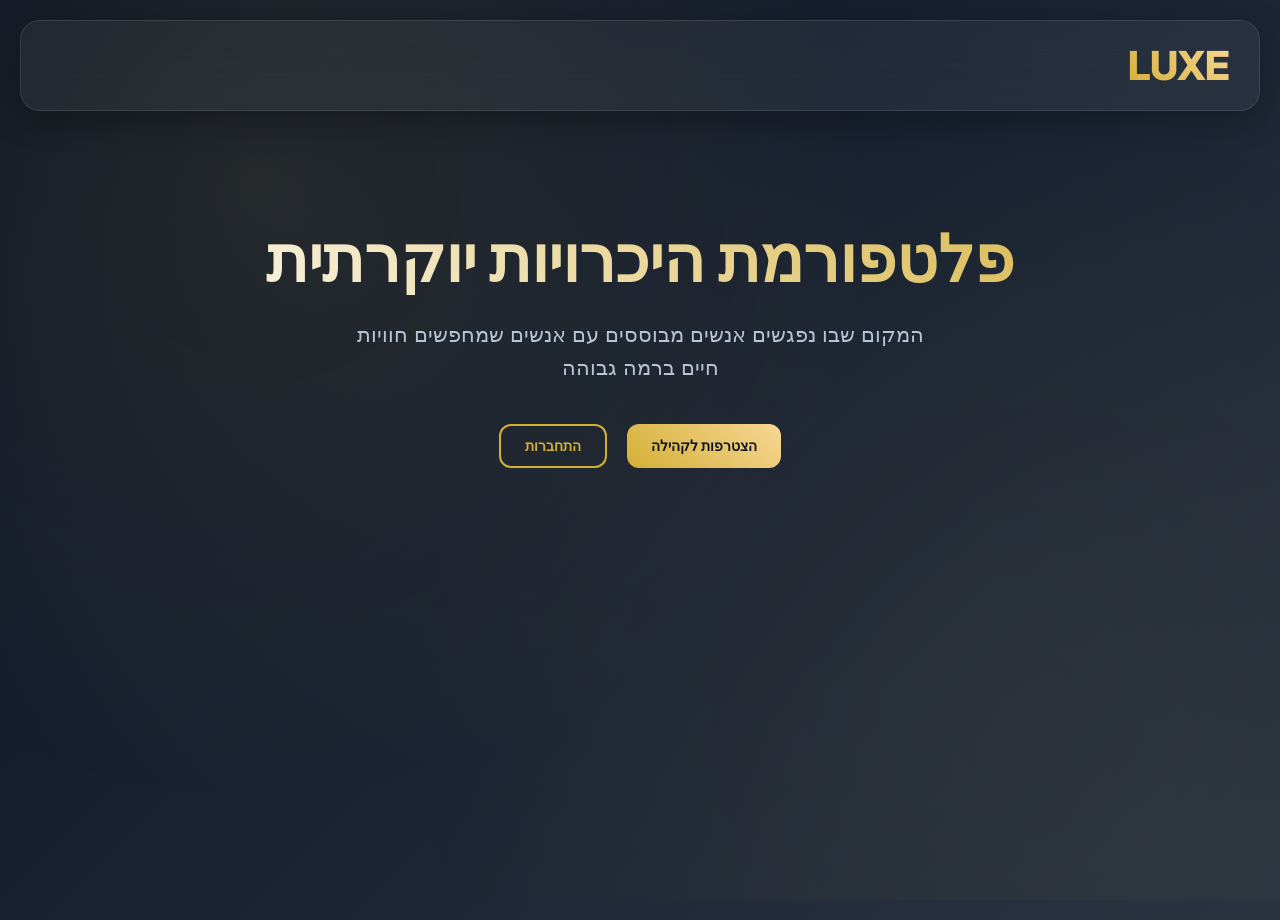
<file: index.html>
<!DOCTYPE html>
<html lang="he" dir="rtl">
<head>
    <meta charset="UTF-8">
    <meta name="viewport" content="width=device-width, initial-scale=1.0">
    <title>LUXE - פלטפורמת היכרויות יוקרתית</title>
    <style>
        @import url('https://fonts.googleapis.com/css2?family=Inter:wght@300;400;500;600;700;800&display=swap');
        
        :root {
            --primary-gold: #D4AF37;
            --secondary-gold: #F7D794;
            --accent-gold: #FFE55C;
            --dark-navy: #0B1426;
            --medium-navy: #1A2332;
            --light-navy: #2A3441;
            --text-primary: #FFFFFF;
            --text-secondary: #B8C5D6;
            --text-muted: #6B7280;
            --success: #10B981;
            --error: #EF4444;
            --warning: #F59E0B;
            --border-color: rgba(212, 175, 55, 0.2);
            --glass-bg: rgba(255, 255, 255, 0.05);
            --glass-border: rgba(255, 255, 255, 0.1);
        }

        * {
            margin: 0;
            padding: 0;
            box-sizing: border-box;
        }

        body {
            font-family: 'Inter', sans-serif;
            background: linear-gradient(135deg, var(--dark-navy) 0%, var(--medium-navy) 50%, var(--light-navy) 100%);
            color: var(--text-primary);
            min-height: 100vh;
            overflow-x: hidden;
        }

        body::before {
            content: '';
            position: fixed;
            top: 0;
            left: 0;
            width: 100%;
            height: 100%;
            background: 
                radial-gradient(circle at 20% 20%, rgba(212, 175, 55, 0.1) 0%, transparent 50%),
                radial-gradient(circle at 80% 80%, rgba(212, 175, 55, 0.05) 0%, transparent 50%);
            pointer-events: none;
            z-index: 0;
        }

        .container {
            max-width: 1400px;
            margin: 0 auto;
            padding: 0 20px;
            position: relative;
            z-index: 1;
        }

        /* Header Styles */
        .header {
            background: var(--glass-bg);
            backdrop-filter: blur(20px);
            border: 1px solid var(--glass-border);
            border-radius: 20px;
            padding: 20px 30px;
            margin: 20px 0 30px 0;
            box-shadow: 0 8px 32px rgba(0, 0, 0, 0.3);
        }

        .nav {
            display: flex;
            justify-content: space-between;
            align-items: center;
        }

        .logo {
            font-size: 2.5rem;
            font-weight: 800;
            background: linear-gradient(45deg, var(--primary-gold), var(--secondary-gold));
            -webkit-background-clip: text;
            -webkit-text-fill-color: transparent;
            background-clip: text;
            text-decoration: none;
            letter-spacing: -1px;
        }

        .nav-links {
            display: flex;
            gap: 30px;
            align-items: center;
        }

        .nav-links a {
            color: var(--text-secondary);
            text-decoration: none;
            font-weight: 500;
            padding: 10px 15px;
            border-radius: 10px;
            transition: all 0.3s ease;
            position: relative;
        }

        .nav-links a:hover {
            color: var(--primary-gold);
            background: rgba(212, 175, 55, 0.1);
        }

        .nav-links a.active {
            color: var(--primary-gold);
        }

        /* Button Styles */
        .btn {
            background: linear-gradient(45deg, var(--primary-gold), var(--secondary-gold));
            color: var(--dark-navy);
            border: none;
            padding: 12px 24px;
            border-radius: 12px;
            font-weight: 600;
            font-size: 14px;
            cursor: pointer;
            transition: all 0.3s ease;
            text-decoration: none;
            display: inline-flex;
            align-items: center;
            gap: 8px;
            position: relative;
            overflow: hidden;
        }

        .btn::before {
            content: '';
            position: absolute;
            top: 0;
            left: -100%;
            width: 100%;
            height: 100%;
            background: linear-gradient(90deg, transparent, rgba(255, 255, 255, 0.3), transparent);
            transition: left 0.5s ease;
        }

        .btn:hover::before {
            left: 100%;
        }

        .btn:hover {
            transform: translateY(-2px);
            box-shadow: 0 8px 25px rgba(212, 175, 55, 0.4);
        }

        .btn-outline {
            background: transparent;
            color: var(--primary-gold);
            border: 2px solid var(--primary-gold);
        }

        .btn-outline:hover {
            background: var(--primary-gold);
            color: var(--dark-navy);
        }

        .btn-secondary {
            background: var(--glass-bg);
            color: var(--text-primary);
            border: 1px solid var(--glass-border);
        }

        .btn-secondary:hover {
            background: rgba(255, 255, 255, 0.1);
        }

        /* Content Sections */
        .content-section {
            display: none;
        }

        .content-section.active {
            display: block;
        }

        /* Hero Section */
        .hero {
            text-align: center;
            padding: 80px 0 120px 0;
            position: relative;
        }

        .hero-content {
            position: relative;
            z-index: 2;
        }

        .hero h1 {
            font-size: 4rem;
            font-weight: 800;
            margin-bottom: 20px;
            background: linear-gradient(45deg, var(--text-primary), var(--primary-gold));
            -webkit-background-clip: text;
            -webkit-text-fill-color: transparent;
            background-clip: text;
            line-height: 1.2;
        }

        .hero p {
            font-size: 1.3rem;
            color: var(--text-secondary);
            margin-bottom: 40px;
            max-width: 600px;
            margin-left: auto;
            margin-right: auto;
            line-height: 1.6;
        }

        .hero-buttons {
            display: flex;
            gap: 20px;
            justify-content: center;
            flex-wrap: wrap;
        }

        /* Card Styles */
        .glass-card {
            background: var(--glass-bg);
            backdrop-filter: blur(20px);
            border: 1px solid var(--glass-border);
            border-radius: 20px;
            padding: 30px;
            box-shadow: 0 8px 32px rgba(0, 0, 0, 0.3);
            transition: all 0.3s ease;
        }

        .glass-card:hover {
            transform: translateY(-5px);
            box-shadow: 0 15px 50px rgba(0, 0, 0, 0.4);
        }

        /* Form Styles */
        .form-container {
            max-width: 500px;
            margin: 0 auto;
        }

        .form-group {
            margin-bottom: 20px;
        }

        .form-group label {
            display: block;
            margin-bottom: 8px;
            font-weight: 600;
            color: var(--text-primary);
        }

        .form-control {
            width: 100%;
            padding: 15px 20px;
            background: rgba(255, 255, 255, 0.05);
            border: 1px solid var(--border-color);
            border-radius: 12px;
            color: var(--text-primary);
            font-size: 16px;
            transition: all 0.3s ease;
        }

        .form-control:focus {
            outline: none;
            border-color: var(--primary-gold);
            box-shadow: 0 0 0 3px rgba(212, 175, 55, 0.1);
            background: rgba(255, 255, 255, 0.08);
        }

        .form-control::placeholder {
            color: var(--text-muted);
        }

        /* User Type Selection */
        .user-type-selector {
            display: grid;
            grid-template-columns: 1fr 1fr;
            gap: 20px;
            margin-bottom: 30px;
        }

        .user-type-card {
            padding: 25px;
            border: 2px solid var(--border-color);
            border-radius: 15px;
            text-align: center;
            cursor: pointer;
            transition: all 0.3s ease;
            background: var(--glass-bg);
        }

        .user-type-card:hover {
            border-color: var(--primary-gold);
            background: rgba(212, 175, 55, 0.1);
        }

        .user-type-card.selected {
            border-color: var(--primary-gold);
            background: linear-gradient(135deg, rgba(212, 175, 55, 0.2), rgba(212, 175, 55, 0.1));
        }

        .user-type-card h3 {
            color: var(--primary-gold);
            margin-bottom: 10px;
            font-size: 1.5rem;
        }

        .user-type-card p {
            color: var(--text-secondary);
            font-size: 14px;
        }

        /* Dashboard Layout */
        .dashboard {
            display: grid;
            grid-template-columns: 300px 1fr 280px;
            gap: 30px;
            margin: 30px 0;
        }

        .sidebar {
            background: var(--glass-bg);
            backdrop-filter: blur(20px);
            border: 1px solid var(--glass-border);
            border-radius: 20px;
            padding: 25px;
            height: fit-content;
            box-shadow: 0 8px 32px rgba(0, 0, 0, 0.3);
        }

        .main-content {
            background: var(--glass-bg);
            backdrop-filter: blur(20px);
            border: 1px solid var(--glass-border);
            border-radius: 20px;
            padding: 30px;
            box-shadow: 0 8px 32px rgba(0, 0, 0, 0.3);
        }

        /* Profile Card */
        .profile-card {
            background: var(--glass-bg);
            border: 1px solid var(--glass-border);
            border-radius: 15px;
            padding: 20px;
            margin-bottom: 20px;
            transition: all 0.3s ease;
            position: relative;
            overflow: hidden;
        }

        .profile-card::before {
            content: '';
            position: absolute;
            top: 0;
            left: 0;
            right: 0;
            height: 3px;
            background: linear-gradient(90deg, var(--primary-gold), var(--secondary-gold));
            opacity: 0;
            transition: opacity 0.3s ease;
        }

        .profile-card:hover {
            transform: translateY(-3px);
            box-shadow: 0 15px 40px rgba(0, 0, 0, 0.4);
        }

        .profile-card:hover::before {
            opacity: 1;
        }

        .profile-header {
            display: flex;
            gap: 15px;
            align-items: center;
            margin-bottom: 15px;
        }

        .profile-avatar {
            width: 70px;
            height: 70px;
            border-radius: 50%;
            background: linear-gradient(45deg, var(--primary-gold), var(--secondary-gold));
            display: flex;
            align-items: center;
            justify-content: center;
            font-weight: 700;
            font-size: 24px;
            color: var(--dark-navy);
            position: relative;
            overflow: hidden;
        }

        .profile-avatar img {
            width: 100%;
            height: 100%;
            object-fit: cover;
            border-radius: 50%;
        }

        .profile-info h3 {
            color: var(--text-primary);
            margin-bottom: 5px;
            font-size: 1.2rem;
        }

        .profile-info p {
            color: var(--text-secondary);
            font-size: 14px;
        }

        /* Badges */
        .badge {
            display: inline-block;
            padding: 4px 8px;
            border-radius: 8px;
            font-size: 11px;
            font-weight: 600;
            margin-left: 5px;
        }

        .badge-verified {
            background: var(--success);
            color: white;
        }

        .badge-premium {
            background: linear-gradient(45deg, var(--primary-gold), var(--secondary-gold));
            color: var(--dark-navy);
        }

        .badge-online {
            background: var(--success);
            color: white;
        }

        /* Gallery Styles */
        .gallery-grid {
            display: grid;
            grid-template-columns: repeat(auto-fill, minmax(200px, 1fr));
            gap: 20px;
            margin-top: 20px;
        }

        .gallery-item {
            aspect-ratio: 1;
            border-radius: 15px;
            overflow: hidden;
            position: relative;
            cursor: pointer;
            transition: all 0.3s ease;
        }

        .gallery-item:hover {
            transform: scale(1.03);
        }

        .gallery-item img {
            width: 100%;
            height: 100%;
            object-fit: cover;
        }

        .gallery-item .overlay {
            position: absolute;
            top: 0;
            left: 0;
            right: 0;
            bottom: 0;
            background: linear-gradient(45deg, rgba(212, 175, 55, 0.8), rgba(247, 215, 148, 0.8));
            opacity: 0;
            transition: opacity 0.3s ease;
            display: flex;
            align-items: center;
            justify-content: center;
            color: var(--dark-navy);
            font-weight: 600;
        }

        .gallery-item:hover .overlay {
            opacity: 1;
        }

        .upload-placeholder {
            aspect-ratio: 1;
            border: 2px dashed var(--border-color);
            border-radius: 15px;
            display: flex;
            flex-direction: column;
            align-items: center;
            justify-content: center;
            cursor: pointer;
            transition: all 0.3s ease;
            color: var(--text-muted);
        }

        .upload-placeholder:hover {
            border-color: var(--primary-gold);
            color: var(--primary-gold);
            background: rgba(212, 175, 55, 0.05);
        }

        /* Filter Styles */
        .filters {
            background: rgba(255, 255, 255, 0.03);
            padding: 20px;
            border-radius: 15px;
            margin-bottom: 20px;
        }

        .filter-row {
            display: grid;
            grid-template-columns: 1fr 1fr;
            gap: 15px;
            margin-bottom: 15px;
        }

        .filter-group label {
            display: block;
            margin-bottom: 5px;
            font-size: 14px;
            color: var(--text-secondary);
        }

        /* Chat Styles */
        .chat-container {
            height: 500px;
            display: flex;
            flex-direction: column;
        }

        .chat-messages {
            flex: 1;
            overflow-y: auto;
            padding: 20px 0;
            border-bottom: 1px solid var(--border-color);
            margin-bottom: 15px;
        }

        .message {
            margin-bottom: 15px;
            padding: 12px 18px;
            border-radius: 18px;
            max-width: 70%;
            word-wrap: break-word;
        }

        .message.sent {
            background: linear-gradient(45deg, var(--primary-gold), var(--secondary-gold));
            color: var(--dark-navy);
            margin-left: auto;
            border-bottom-right-radius: 5px;
        }

        .message.received {
            background: rgba(255, 255, 255, 0.1);
            color: var(--text-primary);
            border-bottom-left-radius: 5px;
        }

        .chat-input {
            display: flex;
            gap: 10px;
        }

        .chat-input input {
            flex: 1;
            padding: 12px 18px;
            background: rgba(255, 255, 255, 0.05);
            border: 1px solid var(--border-color);
            border-radius: 25px;
            color: var(--text-primary);
        }

        /* Admin Panel */
        .admin-stats {
            display: grid;
            grid-template-columns: repeat(auto-fit, minmax(200px, 1fr));
            gap: 20px;
            margin-bottom: 30px;
        }

        .stat-card {
            background: linear-gradient(135deg, var(--primary-gold), var(--secondary-gold));
            color: var(--dark-navy);
            padding: 25px;
            border-radius: 15px;
            text-align: center;
        }

        .stat-card h3 {
            font-size: 2.5rem;
            font-weight: 800;
            margin-bottom: 5px;
        }

        .stat-card p {
            font-weight: 600;
            opacity: 0.8;
        }

        /* Modal Styles */
        .modal {
            display: none;
            position: fixed;
            top: 0;
            left: 0;
            width: 100%;
            height: 100%;
            background: rgba(0, 0, 0, 0.8);
            backdrop-filter: blur(5px);
            z-index: 1000;
        }

        .modal-content {
            background: var(--glass-bg);
            backdrop-filter: blur(20px);
            border: 1px solid var(--glass-border);
            margin: 5% auto;
            padding: 30px;
            border-radius: 20px;
            max-width: 600px;
            position: relative;
            box-shadow: 0 20px 60px rgba(0, 0, 0, 0.5);
        }

        .modal-close {
            position: absolute;
            top: 15px;
            right: 20px;
            font-size: 28px;
            font-weight: bold;
            cursor: pointer;
            color: var(--text-muted);
            transition: color 0.3s ease;
        }

        .modal-close:hover {
            color: var(--primary-gold);
        }

        /* Notification */
        .notification {
            position: fixed;
            top: 20px;
            right: 20px;
            padding: 15px 20px;
            border-radius: 12px;
            font-weight: 600;
            z-index: 1001;
            opacity: 0;
            transform: translateY(-20px);
            transition: all 0.3s ease;
        }

        .notification.show {
            opacity: 1;
            transform: translateY(0);
        }

        .notification.success {
            background: var(--success);
            color: white;
        }

        .notification.error {
            background: var(--error);
            color: white;
        }

        /* Message Alert */
        .message-alert {
            position: fixed;
            top: 100px;
            right: 20px;
            max-width: 350px;
            background: var(--glass-bg);
            backdrop-filter: blur(20px);
            border: 1px solid var(--primary-gold);
            border-radius: 15px;
            padding: 20px;
            z-index: 1002;
            opacity: 0;
            transform: translateX(100%);
            transition: all 0.4s ease;
            box-shadow: 0 15px 40px rgba(0, 0, 0, 0.3);
        }

        .message-alert.show {
            opacity: 1;
            transform: translateX(0);
        }

        .message-alert-header {
            display: flex;
            align-items: center;
            gap: 15px;
            margin-bottom: 10px;
        }

        .message-alert-avatar {
            width: 40px;
            height: 40px;
            border-radius: 50%;
            background: linear-gradient(45deg, var(--primary-gold), var(--secondary-gold));
            display: flex;
            align-items: center;
            justify-content: center;
            color: var(--dark-navy);
            font-weight: 700;
            font-size: 16px;
        }

        .message-alert-content h4 {
            color: var(--primary-gold);
            margin: 0;
            font-size: 14px;
        }

        .message-alert-content p {
            color: var(--text-secondary);
            margin: 0;
            font-size: 12px;
        }

        .message-alert-text {
            color: var(--text-primary);
            margin-bottom: 15px;
            font-size: 14px;
            line-height: 1.4;
        }

        .message-alert-actions {
            display: flex;
            gap: 10px;
        }

        .message-alert-btn {
            padding: 8px 15px;
            border: none;
            border-radius: 8px;
            font-size: 12px;
            font-weight: 600;
            cursor: pointer;
            transition: all 0.3s ease;
        }

        .message-alert-btn.primary {
            background: linear-gradient(45deg, var(--primary-gold), var(--secondary-gold));
            color: var(--dark-navy);
        }

        .message-alert-btn.secondary {
            background: transparent;
            color: var(--text-secondary);
            border: 1px solid var(--border-color);
        }

        .message-alert-btn:hover {
            transform: translateY(-2px);
        }

        /* Responsive Design */
        @media (max-width: 1024px) {
            .dashboard {
                grid-template-columns: 1fr;
            }
            
            .nav-links {
                display: none;
            }
        }

        @media (max-width: 768px) {
            .hero h1 {
                font-size: 2.5rem;
            }
            
            .hero p {
                font-size: 1.1rem;
            }
            
            .user-type-selector {
                grid-template-columns: 1fr;
            }
            
            .hero-buttons {
                flex-direction: column;
                align-items: center;
            }
            
            .gallery-grid {
                grid-template-columns: repeat(auto-fill, minmax(150px, 1fr));
                gap: 15px;
            }
        }

        /* Loading Animation */
        @keyframes shimmer {
            0% { background-position: -200px 0; }
            100% { background-position: calc(200px + 100%) 0; }
        }

        .loading {
            background: linear-gradient(90deg, transparent, rgba(212, 175, 55, 0.1), transparent);
            background-size: 200px 100%;
            animation: shimmer 1.5s infinite;
        }

        /* Scrollbar Styling */
        ::-webkit-scrollbar {
            width: 8px;
        }

        ::-webkit-scrollbar-track {
            background: var(--medium-navy);
        }

        ::-webkit-scrollbar-thumb {
            background: var(--primary-gold);
            border-radius: 4px;
        }

        ::-webkit-scrollbar-thumb:hover {
            background: var(--secondary-gold);
        }
    </style>
</head>
<body>
    <div class="container">
        <!-- Header -->
        <header class="header">
            <nav class="nav">
                <a href="#" class="logo" onclick="showSection('home')">LUXE</a>
                <div class="nav-links" id="nav-links" style="display: none;">
                    <a href="#" onclick="showSection('discover')" id="nav-discover">גלה</a>
                    <a href="#" onclick="showSection('messages')" id="nav-messages">הודעות</a>
                    <a href="#" onclick="showSection('gallery')" id="nav-gallery">גלריה</a>
                    <a href="#" onclick="showSection('profile')" id="nav-profile">פרופיל</a>
                    <a href="#" onclick="showSection('admin')" id="nav-admin" style="display: none;">ניהול</a>
                    <a href="#" onclick="logout()" id="nav-logout" style="display: none;">יציאה</a>
                </div>
                
                <!-- Storage Status (Development) -->
                <div id="storageStatus" style="display: none; font-size: 12px; color: var(--text-muted); margin-left: 20px;">
                    💾 <span id="storageInfo">טוען...</span>
                </div>
            </nav>
        </header>

        <!-- Home Section -->
        <section class="content-section active" id="home">
            <div class="hero">
                <div class="hero-content">
                    <h1>פלטפורמת היכרויות יוקרתית</h1>
                    <p>המקום שבו נפגשים אנשים מבוססים עם אנשים שמחפשים חוויות חיים ברמה גבוהה</p>
                    <div class="hero-buttons">
                        <button class="btn" onclick="showSection('register')">הצטרפות לקהילה</button>
                        <button class="btn btn-outline" onclick="showSection('login')">התחברות</button>
                    </div>
                </div>
            </div>
        </section>

        <!-- Registration Section -->
        <section class="content-section" id="register">
            <div class="form-container glass-card">
                <h2 style="text-align: center; margin-bottom: 30px; color: var(--primary-gold); font-size: 2rem;">הצטרפות לקהילה</h2>
                
                <div class="user-type-selector">
                    <div class="user-type-card" onclick="selectUserType('sugar_daddy')">
                        <h3>💼 שוגר דדי</h3>
                        <p>אני מבוסס/ת כלכלית ומחפש/ת להכיר אנשים מעניינים</p>
                    </div>
                    <div class="user-type-card" onclick="selectUserType('sugar_baby')">
                        <h3>✨ שוגר בייב</h3>
                        <p>אני מחפש/ת מישהו מבוסס לחוויות חיים משודרגות</p>
                    </div>
                </div>

                <form id="registerForm">
                    <div class="form-group">
                        <label>כינוי</label>
                        <input type="text" class="form-control" name="username" required placeholder="הכינוי שלך">
                    </div>

                    <div class="form-group">
                        <label>כתובת אימייל</label>
                        <input type="email" class="form-control" name="email" required placeholder="your@email.com">
                    </div>

                    <div class="form-group">
                        <label>סיסמה</label>
                        <input type="password" class="form-control" name="password" required placeholder="סיסמה חזקה">
                    </div>

                    <div class="form-group">
                        <label>גיל</label>
                        <input type="number" class="form-control" name="age" min="18" max="99" required placeholder="גילך">
                    </div>

                    <div class="form-group">
                        <label>מיקום</label>
                        <input type="text" class="form-control" name="location" required placeholder="עיר מגורים">
                    </div>

                    <div class="form-group">
                        <label>תיאור אישי</label>
                        <textarea class="form-control" name="bio" rows="4" placeholder="ספר/י משהו על עצמך..."></textarea>
                    </div>

                    <div id="sugarDaddyFields" style="display: none;">
                        <div class="form-group">
                            <label>מקצוע</label>
                            <input type="text" class="form-control" name="profession" placeholder="התחום המקצועי שלך">
                        </div>
                        <div class="form-group">
                            <label>ציפיות מהקשר</label>
                            <textarea class="form-control" name="expectations" rows="3" placeholder="מה אתה מחפש בקשר?"></textarea>
                        </div>
                        <div class="form-group">
                            <label>סגנון חיים</label>
                            <textarea class="form-control" name="lifestyle" rows="3" placeholder="תאר את סגנון החיים שלך"></textarea>
                        </div>
                    </div>

                    <div id="sugarBabyFields" style="display: none;">
                        <div class="form-group">
                            <label>שאיפות</label>
                            <textarea class="form-control" name="aspirations" rows="3" placeholder="מה השאיפות שלך?"></textarea>
                        </div>
                        <div class="form-group">
                            <label>מה אני מציע/ה לקשר</label>
                            <textarea class="form-control" name="offering" rows="3" placeholder="מה אתה יכול להביא לקשר?"></textarea>
                        </div>
                        <div class="form-group">
                            <label>ציפיות לתמיכה</label>
                            <textarea class="form-control" name="support_expectations" rows="3" placeholder="איך אתה רואה את התמיכה?"></textarea>
                        </div>
                    </div>

                    <button type="submit" class="btn" style="width: 100%; margin-top: 20px;">הצטרפות לקהילה</button>
                </form>
            </div>
        </section>

        <!-- Login Section -->
        <section class="content-section" id="login">
            <div class="form-container glass-card">
                <h2 style="text-align: center; margin-bottom: 30px; color: var(--primary-gold); font-size: 2rem;">התחברות</h2>
                <form id="loginForm">
                    <div class="form-group">
                        <label>כתובת אימייל</label>
                        <input type="email" class="form-control" name="email" required placeholder="your@email.com">
                    </div>
                    <div class="form-group">
                        <label>סיסמה</label>
                        <input type="password" class="form-control" name="password" required placeholder="הסיסמה שלך">
                    </div>
                    <button type="submit" class="btn" style="width: 100%; margin-top: 20px;">התחברות</button>
                </form>
            </div>
        </section>

        <!-- Discover Section -->
        <section class="content-section" id="discover">
            <div class="dashboard">
                <aside class="sidebar">
                    <h3 style="color: var(--primary-gold); margin-bottom: 20px;">🔍 חיפוש וסינון</h3>
                    <div class="filters">
                        <div class="filter-group">
                            <label>סוג פרופיל</label>
                            <select class="form-control" id="userTypeFilter">
                                <option value="">הכל</option>
                                <option value="sugar_daddy">שוגר דדי</option>
                                <option value="sugar_baby">שוגר בייב</option>
                            </select>
                        </div>
                        <div class="filter-row">
                            <div class="filter-group">
                                <label>גיל מינימום</label>
                                <input type="number" class="form-control" id="minAge" min="18" max="99" placeholder="18">
                            </div>
                            <div class="filter-group">
                                <label>גיל מקסימום</label>
                                <input type="number" class="form-control" id="maxAge" min="18" max="99" placeholder="99">
                            </div>
                        </div>
                        <div class="filter-group">
                            <label>מיקום</label>
                            <input type="text" class="form-control" id="locationFilter" placeholder="עיר או אזור">
                        </div>
                        <div class="filter-group">
                            <label>סטטוס</label>
                            <select class="form-control" id="statusFilter">
                                <option value="">הכל</option>
                                <option value="online">מחובר כעת</option>
                                <option value="verified">מאומת</option>
                                <option value="premium">פרימיום</option>
                            </select>
                        </div>
                        <button class="btn" onclick="applyFilters()" style="width: 100%; margin-top: 15px;">חפש</button>
                    </div>
                </aside>

                <main class="main-content">
                    <h2 style="color: var(--primary-gold); margin-bottom: 20px;">חברי הקהילה</h2>
                    <div id="profilesContainer">
                        <!-- Dynamic content -->
                    </div>
                </main>

                <aside class="sidebar">
                    <h3 style="color: var(--primary-gold); margin-bottom: 20px;">👤 הפרופיל שלי</h3>
                    <div class="profile-card">
                        <div class="profile-header">
                            <div class="profile-avatar" id="myAvatar">
                                <img id="myProfileImage" style="display: none;" />
                                <span id="myAvatarText">?</span>
                            </div>
                            <div class="profile-info">
                                <h3 id="myName">משתמש</h3>
                                <p id="myLocation">מיקום</p>
                            </div>
                        </div>
                        <button class="btn" onclick="showSection('profile')" style="width: 100%;">עריכת פרופיל</button>
                    </div>
                    
                    <div style="margin-top: 20px;">
                        <h4 style="color: var(--primary-gold); margin-bottom: 15px;">📊 סטטיסטיקות</h4>
                        <div style="background: rgba(255, 255, 255, 0.03); padding: 15px; border-radius: 10px;">
                            <p style="margin-bottom: 8px; color: var(--text-secondary);">צפיות בפרופיל: <span id="profileViews" style="color: var(--primary-gold);">0</span></p>
                            <p style="color: var(--text-secondary);">הודעות: <span id="messagesCount" style="color: var(--primary-gold);">0</span></p>
                        </div>
                    </div>
                </aside>
            </div>
        </section>

        <!-- Messages Section -->
        <section class="content-section" id="messages">
            <div class="dashboard">
                <aside class="sidebar">
                    <h3 style="color: var(--primary-gold); margin-bottom: 20px;">💬 השיחות שלי</h3>
                    <div id="chatList">
                        <!-- Dynamic content -->
                    </div>
                </aside>

                <main class="main-content">
                    <div class="chat-container" id="chatContainer">
                        <div class="chat-messages" id="chatMessages">
                            <div style="text-align: center; color: var(--text-muted); margin-top: 200px;">
                                <h3>💬 בחר שיחה</h3>
                                <p>בחר שיחה מהרשימה כדי להתחיל לשוחח</p>
                            </div>
                        </div>
                        <div class="chat-input">
                            <input type="text" id="messageInput" placeholder="הקלד הודעה..." disabled>
                            <button class="btn" onclick="sendMessage()" disabled id="sendBtn">שלח</button>
                        </div>
                    </div>
                </main>

                <aside class="sidebar">
                    <h3 style="color: var(--primary-gold); margin-bottom: 20px;">🌟 משתמשים פעילים</h3>
                    <div id="activeUsers">
                        <!-- Dynamic content -->
                    </div>
                </aside>
            </div>
        </section>

        <!-- Gallery Section -->
        <section class="content-section" id="gallery">
            <div class="form-container">
                <div class="glass-card">
                    <h2 style="color: var(--primary-gold); margin-bottom: 20px;">🖼️ הגלריה שלי</h2>
                    <p style="color: var(--text-secondary); margin-bottom: 30px;">שתף את הרגעים המיוחדים שלך עם הקהילה</p>
                    
                    <h3 style="color: var(--text-primary); margin-bottom: 15px;">תמונות ציבוריות</h3>
                    <div class="gallery-grid" id="publicGallery">
                        <div class="upload-placeholder" onclick="uploadImage('public')">
                            <div style="font-size: 2rem; margin-bottom: 10px;">📷</div>
                            <div>הוסף תמונה ציבורית</div>
                        </div>
                    </div>
                    
                    <h3 style="color: var(--text-primary); margin: 30px 0 15px 0;">תמונות פרטיות</h3>
                    <p style="color: var(--text-secondary); font-size: 14px; margin-bottom: 15px;">תמונות שדורשות אישור צפייה</p>
                    <div class="gallery-grid" id="privateGallery">
                        <div class="upload-placeholder" onclick="uploadImage('private')">
                            <div style="font-size: 2rem; margin-bottom: 10px;">🔒</div>
                            <div>הוסף תמונה פרטית</div>
                        </div>
                    </div>
                </div>
            </div>
        </section>

        <!-- Profile Section -->
        <section class="content-section" id="profile">
            <div class="form-container glass-card">
                <h2 style="color: var(--primary-gold); margin-bottom: 30px; text-align: center;">⚙️ עריכת פרופיל</h2>
                
                <div style="text-align: center; margin-bottom: 30px;">
                    <div class="profile-avatar" style="width: 120px; height: 120px; margin: 0 auto 20px; font-size: 3rem;" onclick="uploadProfileImage()">
                        <img id="profileImagePreview" style="display: none;" />
                        <span id="profileAvatarText">📷</span>
                    </div>
                    <button class="btn btn-outline" onclick="uploadProfileImage()">החלף תמונת פרופיל</button>
                </div>
                
                <form id="profileForm">
                    <div class="form-group">
                        <label>כינוי</label>
                        <input type="text" class="form-control" id="profileUsername" name="username">
                    </div>
                    <div class="form-group">
                        <label>תיאור אישי</label>
                        <textarea class="form-control" id="profileBio" name="bio" rows="4"></textarea>
                    </div>
                    <div class="form-group">
                        <label>מיקום</label>
                        <input type="text" class="form-control" id="profileLocation" name="location">
                    </div>
                    
                    <div style="border-top: 1px solid var(--border-color); padding-top: 25px; margin-top: 25px;">
                        <h3 style="color: var(--primary-gold); margin-bottom: 20px;">🔐 אימות פרופיל</h3>
                        <p style="color: var(--text-secondary); margin-bottom: 20px;">אמת את הפרופיל שלך כדי לקבל אמון נוסף מהקהילה</p>
                        <button type="button" class="btn btn-outline" onclick="startVerification()">התחל אימות</button>
                    </div>
                    
                    <button type="submit" class="btn" style="width: 100%; margin-top: 25px;">שמור שינויים</button>
                </form>
            </div>
        </section>

        <!-- Admin Section -->
        <section class="content-section" id="admin">
            <div class="glass-card">
                <h2 style="color: var(--primary-gold); margin-bottom: 30px;">🛠️ פאנל ניהול</h2>
                
                <div class="admin-stats">
                    <div class="stat-card">
                        <h3 id="totalUsers">0</h3>
                        <p>סה"כ משתמשים</p>
                    </div>
                    <div class="stat-card">
                        <h3 id="totalSugarDaddies">0</h3>
                        <p>שוגר דדי</p>
                    </div>
                    <div class="stat-card">
                        <h3 id="totalSugarBabies">0</h3>
                        <p>שוגר בייב</p>
                    </div>
                    <div class="stat-card">
                        <h3 id="totalMessages">0</h3>
                        <p>הודעות</p>
                    </div>
                </div>

                <div style="display: flex; gap: 15px; margin-bottom: 30px; flex-wrap: wrap;">
                    <button class="btn" onclick="exportUsers()">📊 יצוא נתונים</button>
                    <button class="btn btn-outline" onclick="showReports()">📈 דוחות מפורטים</button>
                    <button class="btn btn-outline" onclick="manageReports()">🚨 ניהול דיווחים</button>
                </div>

                <div style="background: rgba(255, 255, 255, 0.03); padding: 25px; border-radius: 15px;">
                    <h3 style="color: var(--primary-gold); margin-bottom: 20px;">👥 ניהול משתמשים</h3>
                    <div id="usersList">
                        <!-- Dynamic content -->
                    </div>
                </div>
            </div>
        </section>
    </div>

    <!-- Modals -->
    <div id="verificationModal" class="modal">
        <div class="modal-content">
            <span class="modal-close" onclick="closeModal('verificationModal')">&times;</span>
            <h3 style="color: var(--primary-gold); margin-bottom: 20px;">🔐 אימות פרופיל</h3>
            <p style="color: var(--text-secondary); margin-bottom: 20px;">כדי לאמת את הפרופיל שלך, אנא העלה תמונה ברורה של עצמך המוכיחה שאתה אמיתי.</p>
            <div class="form-group">
                <label>העלה תמונה לאימות</label>
                <input type="file" class="form-control" id="verificationImage" accept="image/*">
            </div>
            <button class="btn" onclick="submitVerification()">שלח לאימות</button>
        </div>
    </div>

    <div id="imageModal" class="modal">
        <div class="modal-content" style="max-width: 800px;">
            <span class="modal-close" onclick="closeModal('imageModal')">&times;</span>
            <div id="imageModalContent">
                <!-- Dynamic content -->
            </div>
        </div>
    </div>

    <div id="privateAccessModal" class="modal">
        <div class="modal-content">
            <span class="modal-close" onclick="closeModal('privateAccessModal')">&times;</span>
            <h3 style="color: var(--primary-gold); margin-bottom: 20px;">🔒 בקשת גישה לתמונות פרטיות</h3>
            <p style="color: var(--text-secondary); margin-bottom: 20px;" id="privateAccessText"></p>
            <div style="display: flex; gap: 15px; justify-content: center;">
                <button class="btn" onclick="sendPrivateAccessRequest()">שלח בקשה</button>
                <button class="btn btn-outline" onclick="closeModal('privateAccessModal')">ביטול</button>
            </div>
        </div>
    </div>

    <!-- Notification -->
    <div class="notification" id="notification"></div>

    <!-- Message Alert -->
    <div class="message-alert" id="messageAlert">
        <div class="message-alert-header">
            <div class="message-alert-avatar" id="alertAvatar">
                <img id="alertAvatarImg" style="width: 100%; height: 100%; object-fit: cover; border-radius: 50%; display: none;" />
                <span id="alertAvatarText">?</span>
            </div>
            <div class="message-alert-content">
                <h4>הודעה חדשה</h4>
                <p id="alertSenderName">משתמש</p>
            </div>
        </div>
        <div class="message-alert-text" id="alertMessageText">
            תוכן ההודעה יופיע כאן
        </div>
        <div class="message-alert-actions">
            <button class="message-alert-btn primary" onclick="openAlertChat()">פתח שיחה</button>
            <button class="message-alert-btn secondary" onclick="dismissAlert()">סגור</button>
        </div>
    </div>

    <script>
        // Global State Management with Local Storage
        const AppState = {
            currentUser: null,
            users: [],
            messages: [],
            gallery: [],
            currentChat: null,
            selectedUserType: null,
            isAdmin: false,
            currentAlertSender: null, // For message alerts
            permissions: {
                canViewProfiles: true,
                canSendMessages: true,
                canUploadImages: true,
                canAccessPrivateGallery: false // Future premium feature
            }
        };

        // Local Storage Management
        const Storage = {
            keys: {
                users: 'luxe_users',
                messages: 'luxe_messages', 
                gallery: 'luxe_gallery',
                currentUser: 'luxe_current_user',
                appData: 'luxe_app_data'
            },

            save(key, data) {
                try {
                    localStorage.setItem(key, JSON.stringify(data));
                    return true;
                } catch (error) {
                    console.warn('Could not save to localStorage:', error);
                    return false;
                }
            },

            load(key, defaultValue = null) {
                try {
                    const data = localStorage.getItem(key);
                    return data ? JSON.parse(data) : defaultValue;
                } catch (error) {
                    console.warn('Could not load from localStorage:', error);
                    return defaultValue;
                }
            },

            remove(key) {
                try {
                    localStorage.removeItem(key);
                    return true;
                } catch (error) {
                    console.warn('Could not remove from localStorage:', error);
                    return false;
                }
            },

            clear() {
                try {
                    Object.values(this.keys).forEach(key => {
                        localStorage.removeItem(key);
                    });
                    return true;
                } catch (error) {
                    console.warn('Could not clear localStorage:', error);
                    return false;
                }
            }
        };

        // Save all app state to localStorage
        function saveAppState() {
            Storage.save(Storage.keys.users, AppState.users);
            Storage.save(Storage.keys.messages, AppState.messages);
            Storage.save(Storage.keys.gallery, AppState.gallery);
            
            // Save current user ID only (for security)
            if (AppState.currentUser) {
                Storage.save(Storage.keys.currentUser, {
                    id: AppState.currentUser.id,
                    email: AppState.currentUser.email
                });
            } else {
                Storage.remove(Storage.keys.currentUser);
            }
            
            updateStorageStatus(); // Update status display
            console.log('App state saved to localStorage');
        }

        // Load all app state from localStorage
        function loadAppState() {
            console.log('Loading app state from localStorage...');
            
            // Load users
            const savedUsers = Storage.load(Storage.keys.users, []);
            if (savedUsers.length > 0) {
                AppState.users = savedUsers;
                console.log(`Loaded ${savedUsers.length} users from storage`);
            } else {
                initializeDemoData();
                saveAppState(); // Save demo data for next time
            }
            
            // Ensure admin user exists
            ensureAdminExists();
            
            // Load messages
            AppState.messages = Storage.load(Storage.keys.messages, []);
            console.log(`Loaded ${AppState.messages.length} messages from storage`);
            
            // Load gallery
            AppState.gallery = Storage.load(Storage.keys.gallery, []);
            console.log(`Loaded ${AppState.gallery.length} gallery items from storage`);
            
            // Load current user
            const savedCurrentUser = Storage.load(Storage.keys.currentUser);
            if (savedCurrentUser) {
                const user = AppState.users.find(u => u.id === savedCurrentUser.id);
                if (user) {
                    AppState.currentUser = user;
                    AppState.isAdmin = (user.type === 'admin');
                    console.log(`Auto-logged in user: ${user.username}`);
                    
                    // Auto redirect to discover if logged in
                    setTimeout(() => {
                        updateUserInterface();
                        if (window.location.hash !== '#home') {
                            showSection('discover');
                        }
                    }, 100);
                }
            }
        }

        // Ensure admin user exists
        function ensureAdminExists() {
            const adminExists = AppState.users.find(u => u.type === 'admin');
            if (!adminExists) {
                const adminUser = {
                    id: 999,
                    username: "מנהל המערכת",
                    email: "admin@luxe.com",
                    type: "admin",
                    age: 30,
                    location: "מרכז",
                    bio: "מנהל מערכת LUXE",
                    verified: true,
                    premium: true,
                    online: true,
                    profileImage: "https://images.unsplash.com/photo-1560250097-0b93528c311a?w=300&h=300&fit=crop&crop=face",
                    joinDate: new Date()
                };
                AppState.users.push(adminUser);
                saveAppState();
                console.log('Admin user created');
            }
        }

        // Initialize Demo Data
        function initializeDemoData() {
            AppState.users = [
                {
                    id: 1,
                    username: "דוד כהן",
                    email: "david@luxe.com",
                    type: "sugar_daddy",
                    age: 38,
                    location: "תל אביב - רמת אביב",
                    bio: "יזם ומשקיע בתחום הטכנולוגיה. אוהב לטייל, לחוות דברים חדשים ולהכיר אנשים מעניינים עם חזון.",
                    profession: "מייסד ומנכ\"ל חברת טכנולוגיה",
                    expectations: "מחפש מישהי חכמה ושאפתנית לחלוק איתה חוויות חיים ייחודיות",
                    lifestyle: "סגנון חיים דינמי עם התמקדות בעסקים, נסיעות ותרבות",
                    verified: true,
                    premium: true,
                    online: true,
                    profileImage: "https://images.unsplash.com/photo-1507003211169-0a1dd7228f2d?w=300&h=300&fit=crop&crop=face",
                    profileViews: 245,
                    messagesCount: 18,
                    joinDate: new Date(2024, 0, 15)
                },
                {
                    id: 2,
                    username: "מאיה לוי",
                    email: "maya@luxe.com",
                    type: "sugar_baby",
                    age: 25,
                    location: "חיפה - כרמל",
                    bio: "סטודנטית לתואר שני בעיצוב אופנה, חולמת לפתוח מותג אופנה משלי. אוהבת אמנות, תרבות ונסיעות.",
                    aspirations: "לפתוח מותג אופנה בינלאומי ולהשפיע על עולם העיצוב",
                    offering: "יצירתיות, אנרגיה חיובית ונקודת מבט צעירה ומרעננת",
                    support_expectations: "חונכות עסקית, הזדמנויות רשת והשראה אישית",
                    verified: false,
                    premium: false,
                    online: true,
                    profileImage: "https://images.unsplash.com/photo-1494790108755-2616b612b786?w=300&h=300&fit=crop&crop=face",
                    profileViews: 189,
                    messagesCount: 12,
                    joinDate: new Date(2024, 1, 8)
                },
                {
                    id: 3,
                    username: "אלכס רוזנברג",
                    email: "alex@luxe.com",
                    type: "sugar_daddy",
                    age: 44,
                    location: "ירושלים - רחביה",
                    bio: "עורך דין מוצלח ומשקיע נדל\"ן. אוהב יין איכותי, מסעדות משובחות ואמנות קלאסית.",
                    profession: "שותף בכיר במשרד עו\"ד בוטיק",
                    expectations: "מחפש מישהי עם טעם מעודן שתוכל להעריך את הדברים הטובים בחיים",
                    lifestyle: "אוהב יוקרה, תרבות גבוהה ונסיעות למקומות אקסקלוסיביים",
                    verified: true,
                    premium: true,
                    online: false,
                    profileImage: "https://images.unsplash.com/photo-1472099645785-5658abf4ff4e?w=300&h=300&fit=crop&crop=face",
                    profileViews: 312,
                    messagesCount: 25,
                    joinDate: new Date(2023, 11, 3)
                },
                {
                    id: 4,
                    username: "נועה בר",
                    email: "noa@luxe.com",
                    type: "sugar_baby",
                    age: 23,
                    location: "תל אביב - נווה צדק",
                    bio: "רקדנית מקצועית ומורה לריקוד עכשווי. חולמת להקים להקת מחול משלי ולהופיע על במות בינלאומיות.",
                    aspirations: "להקים להקת מחול עכשווי ולזכות בהכרה בינלאומית",
                    offering: "אמנות, תנועה, ביטוי עצמי ואנרגיה יוצרת",
                    support_expectations: "תמיכה בפיתוח קריירה אמנותית ובחלום הבינלאומי",
                    verified: true,
                    premium: false,
                    online: true,
                    profileImage: "https://images.unsplash.com/photo-1438761681033-6461ffad8d80?w=300&h=300&fit=crop&crop=face",
                    profileViews: 156,
                    messagesCount: 9,
                    joinDate: new Date(2024, 2, 12)
                }
            ];

            // Admin user
            AppState.users.push({
                id: 999,
                username: "מנהל מערכת",
                email: "admin@luxe.com",
                type: "admin",
                verified: true,
                premium: true,
                online: true,
                profileImage: "https://images.unsplash.com/photo-1560250097-0b93528c311a?w=300&h=300&fit=crop&crop=face"
            });

            AppState.messages = [
                {
                    id: 1,
                    from: 1,
                    to: 2,
                    content: "היי מאיה, ראיתי את הפרופיל שלך והתרשמתי מהחזון שלך בעיצוב אופנה. אשמח להכיר ולשמוע עוד על הרעיונות שלך.",
                    timestamp: new Date(Date.now() - 3600000),
                    read: false
                },
                {
                    id: 2,
                    from: 2,
                    to: 1,
                    content: "היי דוד! תודה רבה, אני אשמח לשתף. יש לי כמה רעיונות מעניינים למותג אופנה בר-קיימא.",
                    timestamp: new Date(Date.now() - 1800000),
                    read: true
                },
                {
                    id: 3,
                    from: 3,
                    to: 4,
                    content: "נועה, הביצועים שלך נראים מדהימים. אשמח לדבר על אפשרויות להשקעה בקריירה האמנותית שלך.",
                    timestamp: new Date(Date.now() - 7200000),
                    read: false
                }
            ];

            AppState.gallery = [
                {
                    id: 1,
                    userId: 1,
                    imageUrl: 'https://images.unsplash.com/photo-1469474968028-56623f02e42e?w=400&h=400&fit=crop',
                    caption: 'נסיעה עסקים לסנטוריני',
                    isPrivate: false,
                    timestamp: new Date(Date.now() - 86400000)
                },
                {
                    id: 2,
                    userId: 2,
                    imageUrl: 'https://images.unsplash.com/photo-1541961017774-22349e4a1262?w=400&h=400&fit=crop',
                    caption: 'מהקולקציה החדשה שלי',
                    isPrivate: false,
                    timestamp: new Date(Date.now() - 172800000)
                },
                {
                    id: 3,
                    userId: 1,
                    imageUrl: 'https://images.unsplash.com/photo-1574782900174-4f7d95b1f19b?w=400&h=400&fit=crop',
                    caption: 'ערב במסעדה משובחת',
                    isPrivate: true,
                    timestamp: new Date(Date.now() - 259200000)
                }
            ];

            console.log('Demo data initialized successfully');
        }

        // Authentication System
        function demoLogin(email) {
            console.log('=== DEMO LOGIN ATTEMPT ===');
            console.log('Email:', email);
            console.log('Users available:', AppState.users.length);
            console.log('User emails:', AppState.users.map(u => u.email));
            
            const user = AppState.users.find(u => u.email === email);
            console.log('Found user:', user);
            
            if (user) {
                AppState.currentUser = user;
                AppState.isAdmin = (user.type === 'admin');
                saveAppState(); // Save login state
                updateUserInterface();
                showSection('discover');
                showNotification(`ברוך הבא ${user.username}!`);
                console.log('Login successful for:', user.username, 'Admin:', AppState.isAdmin);
            } else {
                console.error('User not found!');
                showNotification('שגיאה בהתחברות - משתמש לא נמצא', 'error');
            }
        }

        // Hidden demo access for development (use in console)
        window.devLogin = function(type) {
            console.log('Dev login called with type:', type);
            
            const emails = {
                'daddy': 'david@luxe.com',
                'baby': 'maya@luxe.com', 
                'premium': 'alex@luxe.com',
                'admin': 'admin@luxe.com'
            };
            
            if (emails[type]) {
                console.log('Using email:', emails[type]);
                demoLogin(emails[type]);
            } else {
                console.log('Available types: daddy, baby, premium, admin');
                console.log('Available emails:', emails);
            }
        };

        // Force admin login (emergency function)
        window.forceAdminLogin = function() {
            ensureAdminExists();
            const admin = AppState.users.find(u => u.type === 'admin');
            if (admin) {
                AppState.currentUser = admin;
                AppState.isAdmin = true;
                saveAppState();
                updateUserInterface();
                showSection('admin');
                showNotification('התחברת כמנהל מערכת!');
                console.log('Force admin login successful');
            } else {
                console.error('Could not create admin user');
            }
        };

        // Clear all data (development function)
        window.clearAppData = function() {
            if (confirm('Are you sure you want to clear all app data? This cannot be undone.')) {
                Storage.clear();
                location.reload();
            }
        };

        // Show storage statistics (development function)
        window.showStorageInfo = function() {
            const users = Storage.load(Storage.keys.users, []);
            const messages = Storage.load(Storage.keys.messages, []);
            const gallery = Storage.load(Storage.keys.gallery, []);
            const currentUser = Storage.load(Storage.keys.currentUser);
            
            console.log('🗄️ Local Storage Details:');
            console.log(`Users: ${users.length} (${JSON.stringify(users).length} chars)`);
            console.log(`Messages: ${messages.length} (${JSON.stringify(messages).length} chars)`);
            console.log(`Gallery: ${gallery.length} (${JSON.stringify(gallery).length} chars)`);
            console.log(`Current User: ${currentUser ? currentUser.email : 'None'}`);
            
            console.log('\n👥 Available Users:');
            users.forEach(user => {
                console.log(`- ${user.email} (${user.type}) - ${user.username}`);
            });
            
            const totalSize = JSON.stringify({users, messages, gallery}).length;
            console.log(`\n📦 Total Size: ~${(totalSize / 1024).toFixed(2)} KB`);
        };

        // Debug current state
        window.debugState = function() {
            console.log('🔍 Current App State:');
            console.log('Current User:', AppState.currentUser);
            console.log('Is Admin:', AppState.isAdmin);
            console.log('Users Count:', AppState.users.length);
            console.log('Messages Count:', AppState.messages.length);
            console.log('Gallery Count:', AppState.gallery.length);
            
            console.log('\n📧 User Emails:');
            AppState.users.forEach(user => {
                console.log(`- ${user.email} (${user.type})`);
            });
        };

        // Quick login buttons in console
        window.quickLogin = function() {
            console.log('🚀 Quick Login Options:');
            console.log('Type one of these commands:');
            console.log('devLogin("admin")   - 🛠️ Admin');
            console.log('devLogin("daddy")   - 👨‍💼 Sugar Daddy');  
            console.log('devLogin("baby")    - ✨ Sugar Baby');
            console.log('devLogin("premium") - 💎 Premium User');
            console.log('\nOr use: forceAdminLogin() for emergency admin access');
        };

        // Update storage status display
        function updateStorageStatus() {
            const statusElement = document.getElementById('storageInfo');
            const storageStatus = document.getElementById('storageStatus');
            
            if (statusElement) {
                const users = Storage.load(Storage.keys.users, []).length;
                const messages = Storage.load(Storage.keys.messages, []).length;
                const gallery = Storage.load(Storage.keys.gallery, []).length;
                
                statusElement.textContent = `${users}👥 ${messages}💬 ${gallery}🖼️`;
                
                // Show storage status in development mode
                if (window.location.hash.includes('dev') || window.location.search.includes('dev')) {
                    storageStatus.style.display = 'block';
                }
            }
        }

        function logout() {
            AppState.currentUser = null;
            AppState.isAdmin = false;
            AppState.currentChat = null;
            saveAppState(); // Save logout state
            updateUserInterface();
            showSection('home');
            showNotification('התנתקת בהצלחה');
        }

        // User Interface Management
        function updateUserInterface() {
            const user = AppState.currentUser;
            
            // Update navigation visibility
            const navLinks = document.getElementById('nav-links');
            navLinks.style.display = user ? 'flex' : 'none';
            
            // Update navigation
            document.getElementById('nav-logout').style.display = user ? 'block' : 'none';
            document.getElementById('nav-admin').style.display = (user && AppState.isAdmin) ? 'block' : 'none';
            
            if (user) {
                // Update profile info
                document.getElementById('myName').textContent = user.username;
                document.getElementById('myLocation').textContent = user.location || 'לא צוין';
                document.getElementById('profileViews').textContent = user.profileViews || 0;
                document.getElementById('messagesCount').textContent = user.messagesCount || 0;
                
                // Update avatar
                const avatarImg = document.getElementById('myProfileImage');
                const avatarText = document.getElementById('myAvatarText');
                
                if (user.profileImage) {
                    avatarImg.src = user.profileImage;
                    avatarImg.style.display = 'block';
                    avatarText.style.display = 'none';
                } else {
                    avatarText.textContent = user.username[0].toUpperCase();
                    avatarImg.style.display = 'none';
                    avatarText.style.display = 'block';
                }
                
                // Update profile form
                if (document.getElementById('profileUsername')) {
                    document.getElementById('profileUsername').value = user.username;
                    document.getElementById('profileBio').value = user.bio || '';
                    document.getElementById('profileLocation').value = user.location || '';
                }
                
                // Update profile image preview
                const profilePreview = document.getElementById('profileImagePreview');
                const profileAvatarText = document.getElementById('profileAvatarText');
                
                if (user.profileImage && profilePreview) {
                    profilePreview.src = user.profileImage;
                    profilePreview.style.display = 'block';
                    profileAvatarText.style.display = 'none';
                } else if (profileAvatarText) {
                    profilePreview.style.display = 'none';
                    profileAvatarText.style.display = 'block';
                }
            }
        }

        // Section Navigation
        function showSection(sectionId) {
            // Check if user is logged in for protected sections
            if (!AppState.currentUser && ['discover', 'messages', 'gallery', 'profile', 'admin'].includes(sectionId)) {
                showNotification('אנא התחבר כדי לגשת לעמוד זה', 'error');
                showSection('login');
                return;
            }
            
            // Hide all sections
            document.querySelectorAll('.content-section').forEach(section => {
                section.classList.remove('active');
            });
            
            // Show selected section
            const section = document.getElementById(sectionId);
            if (section) {
                section.classList.add('active');
                
                // Load section-specific content
                switch(sectionId) {
                    case 'discover':
                        loadProfiles();
                        break;
                    case 'messages':
                        loadMessages();
                        break;
                    case 'gallery':
                        loadGallery();
                        break;
                    case 'admin':
                        if (AppState.isAdmin) loadAdminPanel();
                        break;
                }
            }
        }

        // User Type Selection
        function selectUserType(type) {
            AppState.selectedUserType = type;
            
            // Update UI
            document.querySelectorAll('.user-type-card').forEach(card => {
                card.classList.remove('selected');
            });
            event.target.closest('.user-type-card').classList.add('selected');
            
            // Show/hide specific fields
            const sugarDaddyFields = document.getElementById('sugarDaddyFields');
            const sugarBabyFields = document.getElementById('sugarBabyFields');
            
            if (type === 'sugar_daddy') {
                sugarDaddyFields.style.display = 'block';
                sugarBabyFields.style.display = 'none';
            } else {
                sugarBabyFields.style.display = 'block';
                sugarDaddyFields.style.display = 'none';
            }
        }

        // Profile Management
        function loadProfiles() {
            if (!AppState.currentUser) return;
            
            const container = document.getElementById('profilesContainer');
            container.innerHTML = '';
            
            const profiles = AppState.users.filter(user => 
                user.id !== AppState.currentUser.id && user.type !== 'admin'
            );
            
            profiles.forEach(user => {
                const card = createProfileCard(user);
                container.appendChild(card);
            });
        }

        function createProfileCard(user) {
            const card = document.createElement('div');
            card.className = 'profile-card';
            
            const userGallery = AppState.gallery.filter(img => img.userId === user.id && !img.isPrivate);
            const galleryPreview = userGallery.length > 0 ? 
                `<div style="display: flex; gap: 8px; margin-top: 15px;">
                    ${userGallery.slice(0, 3).map(img => 
                        `<img src="${img.imageUrl}" style="width: 50px; height: 50px; border-radius: 8px; object-fit: cover; cursor: pointer;" onclick="openImageModal(${img.id})">`
                    ).join('')}
                    ${userGallery.length > 3 ? `<div style="width: 50px; height: 50px; border-radius: 8px; background: var(--glass-bg); display: flex; align-items: center; justify-content: center; font-size: 12px; color: var(--text-muted);">+${userGallery.length - 3}</div>` : ''}
                </div>` : '';
            
            card.innerHTML = `
                <div class="profile-header">
                    <div class="profile-avatar">
                        ${user.profileImage ? 
                            `<img src="${user.profileImage}">` :
                            user.username[0].toUpperCase()
                        }
                    </div>
                    <div class="profile-info">
                        <h3>
                            ${user.username}
                            ${user.verified ? '<span class="badge badge-verified">✓ מאומת</span>' : ''}
                            ${user.premium ? '<span class="badge badge-premium">★ פרימיום</span>' : ''}
                        </h3>
                        <p>${user.age} • ${user.location}</p>
                        <p style="margin-top: 5px;">
                            ${user.online ? '<span class="badge badge-online">● מחובר</span>' : '<span style="color: var(--text-muted);">○ לא מחובר</span>'}
                        </p>
                        ${user.type === 'sugar_daddy' ? `<p style="color: var(--primary-gold); font-size: 12px; margin-top: 5px;">💼 ${user.profession}</p>` : ''}
                    </div>
                </div>
                <p style="margin: 15px 0; color: var(--text-secondary); line-height: 1.5;">${user.bio}</p>
                ${galleryPreview}
                <div style="margin-top: 20px; display: flex; gap: 10px;">
                    <button class="btn" style="flex: 1;" onclick="startChat(${user.id})">💬 שלח הודעה</button>
                    <button class="btn btn-outline" onclick="requestPrivateAccess(${user.id})">🔒 תמונות פרטיות</button>
                </div>
            `;
            
            return card;
        }

        // Messaging System
        function loadMessages() {
            if (!AppState.currentUser) return;
            
            loadChatList();
            loadActiveUsers();
        }

        function loadChatList() {
            const container = document.getElementById('chatList');
            container.innerHTML = '';
            
            const userChats = [...new Set(AppState.messages.filter(msg => 
                msg.from === AppState.currentUser.id || msg.to === AppState.currentUser.id
            ).map(msg => msg.from === AppState.currentUser.id ? msg.to : msg.from))];
            
            userChats.forEach(userId => {
                const user = AppState.users.find(u => u.id === userId);
                if (user) {
                    const lastMessage = AppState.messages.filter(msg => 
                        (msg.from === AppState.currentUser.id && msg.to === userId) ||
                        (msg.from === userId && msg.to === AppState.currentUser.id)
                    ).sort((a, b) => b.timestamp - a.timestamp)[0];
                    
                    const chatItem = document.createElement('div');
                    chatItem.className = 'profile-card';
                    chatItem.style.cursor = 'pointer';
                    chatItem.onclick = () => openChat(userId);
                    
                    chatItem.innerHTML = `
                        <div class="profile-header">
                            <div class="profile-avatar" style="width: 50px; height: 50px; font-size: 16px;">
                                ${user.profileImage ? `<img src="${user.profileImage}">` : user.username[0].toUpperCase()}
                            </div>
                            <div class="profile-info">
                                <h3 style="font-size: 1rem;">${user.username}</h3>
                                <p style="font-size: 13px;">${lastMessage ? lastMessage.content.substring(0, 30) + '...' : 'התחל שיחה'}</p>
                                <p style="font-size: 11px; color: var(--text-muted);">${lastMessage ? formatTimestamp(lastMessage.timestamp) : ''}</p>
                            </div>
                        </div>
                    `;
                    
                    container.appendChild(chatItem);
                }
            });
        }

        function loadActiveUsers() {
            const container = document.getElementById('activeUsers');
            container.innerHTML = '';
            
            const activeUsers = AppState.users.filter(user => 
                user.id !== AppState.currentUser.id && 
                user.type !== 'admin' && 
                user.online
            );
            
            activeUsers.forEach(user => {
                const userItem = document.createElement('div');
                userItem.className = 'profile-card';
                userItem.style.cursor = 'pointer';
                userItem.onclick = () => startChat(user.id);
                
                userItem.innerHTML = `
                    <div class="profile-header">
                        <div class="profile-avatar" style="width: 40px; height: 40px; font-size: 14px;">
                            ${user.profileImage ? `<img src="${user.profileImage}">` : user.username[0].toUpperCase()}
                        </div>
                        <div class="profile-info">
                            <h3 style="font-size: 0.9rem;">${user.username}</h3>
                            <p style="font-size: 11px; color: var(--success);">● מחובר כעת</p>
                        </div>
                    </div>
                `;
                
                container.appendChild(userItem);
            });
        }

        function startChat(userId) {
            openChat(userId);
            showSection('messages');
        }

        function openChat(userId) {
            AppState.currentChat = userId;
            const user = AppState.users.find(u => u.id === userId);
            
            if (!user) return;
            
            const messagesContainer = document.getElementById('chatMessages');
            messagesContainer.innerHTML = '';
            
            // Chat header
            const header = document.createElement('div');
            header.style.cssText = 'padding: 15px; border-bottom: 1px solid var(--border-color); margin-bottom: 15px; display: flex; align-items: center; gap: 15px;';
            header.innerHTML = `
                <div class="profile-avatar" style="width: 50px; height: 50px; font-size: 16px;">
                    ${user.profileImage ? `<img src="${user.profileImage}">` : user.username[0].toUpperCase()}
                </div>
                <div>
                    <h3 style="margin: 0; color: var(--primary-gold);">${user.username}</h3>
                    <p style="margin: 0; font-size: 14px; color: var(--text-secondary);">
                        ${user.online ? '🟢 מחובר כעת' : '⚪ לא מחובר'}
                    </p>
                </div>
            `;
            messagesContainer.appendChild(header);
            
            // Load messages
            const chatMsgs = AppState.messages.filter(msg => 
                (msg.from === AppState.currentUser.id && msg.to === userId) ||
                (msg.from === userId && msg.to === AppState.currentUser.id)
            ).sort((a, b) => a.timestamp - b.timestamp);
            
            chatMsgs.forEach(msg => {
                const messageDiv = document.createElement('div');
                messageDiv.className = `message ${msg.from === AppState.currentUser.id ? 'sent' : 'received'}`;
                messageDiv.innerHTML = `
                    <div style="margin-bottom: 5px;">${msg.content}</div>
                    <div style="font-size: 11px; opacity: 0.7;">${formatTimestamp(msg.timestamp)}</div>
                `;
                messagesContainer.appendChild(messageDiv);
            });
            
            messagesContainer.scrollTop = messagesContainer.scrollHeight;
            
            // Enable input
            document.getElementById('messageInput').disabled = false;
            document.getElementById('sendBtn').disabled = false;
        }

        function sendMessage() {
            if (!AppState.currentChat || !AppState.currentUser) return;
            
            const input = document.getElementById('messageInput');
            const content = input.value.trim();
            
            if (content) {
                const message = {
                    id: AppState.messages.length + 1,
                    from: AppState.currentUser.id,
                    to: AppState.currentChat,
                    content: content,
                    timestamp: new Date(),
                    read: false
                };
                
                AppState.messages.push(message);
                AppState.currentUser.messagesCount++;
                input.value = '';
                
                // Save to localStorage
                saveAppState();
                
                // Show message alert for recipient (simulate receiving message)
                const recipient = AppState.users.find(u => u.id === AppState.currentChat);
                if (recipient) {
                    showMessageAlert(AppState.currentUser, content);
                }
                
                openChat(AppState.currentChat);
                updateUserInterface();
            }
        }

        // Gallery Management
        function loadGallery() {
            if (!AppState.currentUser) return;
            
            loadGallerySection('publicGallery', false);
            loadGallerySection('privateGallery', true);
        }

        function loadGallerySection(containerId, isPrivate) {
            const container = document.getElementById(containerId);
            const userImages = AppState.gallery.filter(img => 
                img.userId === AppState.currentUser.id && img.isPrivate === isPrivate
            );
            
            // Keep upload placeholder and add images
            const placeholder = container.querySelector('.upload-placeholder');
            container.innerHTML = '';
            container.appendChild(placeholder);
            
            userImages.forEach(image => {
                const item = document.createElement('div');
                item.className = 'gallery-item';
                item.onclick = () => openImageModal(image.id);
                
                item.innerHTML = `
                    <img src="${image.imageUrl}" alt="${image.caption}">
                    <div class="overlay">
                        <div>👁️ צפה</div>
                    </div>
                `;
                
                container.appendChild(item);
            });
        }

        function uploadImage(type) {
            if (!AppState.currentUser) {
                showNotification('אנא התחבר כדי להעלות תמונות', 'error');
                return;
            }
            
            const input = document.createElement('input');
            input.type = 'file';
            input.accept = 'image/*';
            input.onchange = function(e) {
                const file = e.target.files[0];
                if (file) {
                    const reader = new FileReader();
                    reader.onload = function(e) {
                        const caption = prompt('הוסף תיאור לתמונה:') || 'תמונה חדשה';
                        
                        const newImage = {
                            id: AppState.gallery.length + 1,
                            userId: AppState.currentUser.id,
                            imageUrl: e.target.result,
                            caption: caption,
                            isPrivate: type === 'private',
                            timestamp: new Date()
                        };
                        
                        AppState.gallery.push(newImage);
                        saveAppState(); // Save to localStorage
                        loadGallery();
                        showNotification(`תמונה ${type === 'private' ? 'פרטית' : 'ציבורית'} הועלתה בהצלחה!`);
                    };
                    reader.readAsDataURL(file);
                }
            };
            input.click();
        }

        function uploadProfileImage() {
            if (!AppState.currentUser) return;
            
            const input = document.createElement('input');
            input.type = 'file';
            input.accept = 'image/*';
            input.onchange = function(e) {
                const file = e.target.files[0];
                if (file) {
                    const reader = new FileReader();
                    reader.onload = function(e) {
                        AppState.currentUser.profileImage = e.target.result;
                        saveAppState(); // Save to localStorage
                        updateUserInterface();
                        showNotification('תמונת הפרופיל עודכנה בהצלחה!');
                    };
                    reader.readAsDataURL(file);
                }
            };
            input.click();
        }

        // Modal Management
        function openImageModal(imageId) {
            const image = AppState.gallery.find(img => img.id === imageId);
            if (!image) return;
            
            const user = AppState.users.find(u => u.id === image.userId);
            const modal = document.getElementById('imageModal');
            const content = document.getElementById('imageModalContent');
            
            content.innerHTML = `
                <div style="text-align: center; margin-bottom: 20px;">
                    <img src="${image.imageUrl}" style="max-width: 100%; max-height: 400px; border-radius: 15px;">
                </div>
                <div>
                    <h3 style="color: var(--primary-gold); margin-bottom: 10px;">${user.username}</h3>
                    <p style="color: var(--text-secondary); margin-bottom: 15px;">${image.caption}</p>
                    <p style="color: var(--text-muted); font-size: 14px;">${formatTimestamp(image.timestamp)}</p>
                </div>
            `;
            
            modal.style.display = 'block';
        }

        function requestPrivateAccess(userId) {
            const user = AppState.users.find(u => u.id === userId);
            if (!user) return;
            
            const modal = document.getElementById('privateAccessModal');
            const text = document.getElementById('privateAccessText');
            
            text.textContent = `האם ברצונך לשלוח בקשה לצפייה בתמונות הפרטיות של ${user.username}?`;
            modal.style.display = 'block';
            
            // Store current target user
            modal.dataset.targetUserId = userId;
        }

        function sendPrivateAccessRequest() {
            const modal = document.getElementById('privateAccessModal');
            const userId = parseInt(modal.dataset.targetUserId);
            const user = AppState.users.find(u => u.id === userId);
            
            if (user) {
                showNotification(`בקשה לצפייה בתמונות פרטיות נשלחה ל${user.username}`);
                closeModal('privateAccessModal');
            }
        }

        function closeModal(modalId) {
            document.getElementById(modalId).style.display = 'none';
        }

        // Admin Panel
        function loadAdminPanel() {
            if (!AppState.isAdmin) return;
            
            // Update statistics
            document.getElementById('totalUsers').textContent = AppState.users.filter(u => u.type !== 'admin').length;
            document.getElementById('totalSugarDaddies').textContent = AppState.users.filter(u => u.type === 'sugar_daddy').length;
            document.getElementById('totalSugarBabies').textContent = AppState.users.filter(u => u.type === 'sugar_baby').length;
            document.getElementById('totalMessages').textContent = AppState.messages.length;
            
            // Load users list
            const container = document.getElementById('usersList');
            container.innerHTML = '';
            
            AppState.users.filter(u => u.type !== 'admin').forEach(user => {
                const row = document.createElement('div');
                row.style.cssText = 'display: flex; justify-content: space-between; align-items: center; padding: 15px 0; border-bottom: 1px solid var(--border-color);';
                
                row.innerHTML = `
                    <div style="display: flex; align-items: center; gap: 15px;">
                        <div class="profile-avatar" style="width: 50px; height: 50px; font-size: 16px;">
                            ${user.profileImage ? `<img src="${user.profileImage}">` : user.username[0].toUpperCase()}
                        </div>
                        <div>
                            <div style="font-weight: 600; color: var(--text-primary); margin-bottom: 5px;">
                                ${user.username}
                                ${user.verified ? '<span class="badge badge-verified" style="margin-left: 10px;">✓</span>' : ''}
                                ${user.premium ? '<span class="badge badge-premium" style="margin-left: 5px;">★</span>' : ''}
                            </div>
                            <div style="font-size: 13px; color: var(--text-secondary);">
                                ${user.email} • ${user.type === 'sugar_daddy' ? 'שוגר דדי' : 'שוגר בייב'} • ${user.location}
                            </div>
                        </div>
                    </div>
                    <div style="display: flex; gap: 10px;">
                        <button class="btn" style="padding: 8px 15px; font-size: 13px;" onclick="verifyUser(${user.id})">אמת</button>
                        <button class="btn btn-outline" style="padding: 8px 15px; font-size: 13px;" onclick="blockUser(${user.id})">חסום</button>
                    </div>
                `;
                
                container.appendChild(row);
            });
        }

        function verifyUser(userId) {
            const user = AppState.users.find(u => u.id === userId);
            if (user) {
                user.verified = true;
                saveAppState(); // Save to localStorage
                showNotification(`המשתמש ${user.username} אומת בהצלחה`);
                loadAdminPanel();
            }
        }

        function blockUser(userId) {
            const userIndex = AppState.users.findIndex(u => u.id === userId);
            if (userIndex !== -1) {
                const username = AppState.users[userIndex].username;
                AppState.users.splice(userIndex, 1);
                saveAppState(); // Save to localStorage
                showNotification(`המשתמש ${username} נחסם`);
                loadAdminPanel();
            }
        }

        function exportUsers() {
            const csvContent = "data:text/csv;charset=utf-8," + 
                "שם,אימייל,סוג,גיל,מיקום,מאומת,פרימיום\n" +
                AppState.users.filter(u => u.type !== 'admin').map(u => 
                    `${u.username},${u.email},${u.type === 'sugar_daddy' ? 'שוגר דדי' : 'שוגר בייב'},${u.age},${u.location},${u.verified ? 'כן' : 'לא'},${u.premium ? 'כן' : 'לא'}`
                ).join("\n");
            
            const encodedUri = encodeURI(csvContent);
            const link = document.createElement("a");
            link.setAttribute("href", encodedUri);
            link.setAttribute("download", "luxe_users_export.csv");
            document.body.appendChild(link);
            link.click();
            document.body.removeChild(link);
            
            showNotification('נתוני המשתמשים יוצאו בהצלחה');
        }

        function showReports() {
            showNotification('דוחות מפורטים יהיו זמינים בגרסה הבאה');
        }

        function manageReports() {
            showNotification('ניהול דיווחים יהיה זמין בגרסה הבאה');
        }

        // Verification System
        function startVerification() {
            document.getElementById('verificationModal').style.display = 'block';
        }

        function submitVerification() {
            const input = document.getElementById('verificationImage');
            if (input.files.length > 0) {
                showNotification('בקשת האימות נשלחה לבדיקה. נעדכן אותך בהקדם.');
                closeModal('verificationModal');
            } else {
                showNotification('אנא בחר תמונה לאימות', 'error');
            }
        }

        // Filter System
        function applyFilters() {
            if (!AppState.currentUser) return;
            
            const userTypeFilter = document.getElementById('userTypeFilter').value;
            const minAge = parseInt(document.getElementById('minAge').value) || 0;
            const maxAge = parseInt(document.getElementById('maxAge').value) || 99;
            const locationFilter = document.getElementById('locationFilter').value.toLowerCase();
            const statusFilter = document.getElementById('statusFilter').value;
            
            let filteredUsers = AppState.users.filter(user => 
                user.id !== AppState.currentUser.id && user.type !== 'admin'
            );
            
            if (userTypeFilter) {
                filteredUsers = filteredUsers.filter(user => user.type === userTypeFilter);
            }
            
            if (minAge > 0) {
                filteredUsers = filteredUsers.filter(user => user.age >= minAge);
            }
            
            if (maxAge < 99) {
                filteredUsers = filteredUsers.filter(user => user.age <= maxAge);
            }
            
            if (locationFilter) {
                filteredUsers = filteredUsers.filter(user => 
                    user.location.toLowerCase().includes(locationFilter)
                );
            }
            
            if (statusFilter === 'online') {
                filteredUsers = filteredUsers.filter(user => user.online);
            } else if (statusFilter === 'verified') {
                filteredUsers = filteredUsers.filter(user => user.verified);
            } else if (statusFilter === 'premium') {
                filteredUsers = filteredUsers.filter(user => user.premium);
            }
            
            // Update profiles display
            const container = document.getElementById('profilesContainer');
            container.innerHTML = '';
            
            if (filteredUsers.length === 0) {
                container.innerHTML = '<div style="text-align: center; padding: 50px; color: var(--text-muted);"><h3>לא נמצאו תוצאות</h3><p>נסה לשנות את קריטריוני החיפוש</p></div>';
            } else {
                filteredUsers.forEach(user => {
                    const card = createProfileCard(user);
                    container.appendChild(card);
                });
            }
        }

        // Message Alert System
        function showMessageAlert(sender, messageContent) {
            // Don't show alert if user is currently in this chat
            if (AppState.currentChat === sender.id && 
                document.getElementById('messages').classList.contains('active')) {
                return;
            }
            
            const alert = document.getElementById('messageAlert');
            const alertAvatar = document.getElementById('alertAvatar');
            const alertAvatarImg = document.getElementById('alertAvatarImg');
            const alertAvatarText = document.getElementById('alertAvatarText');
            const alertSenderName = document.getElementById('alertSenderName');
            const alertMessageText = document.getElementById('alertMessageText');
            
            // Store sender ID for opening chat
            AppState.currentAlertSender = sender.id;
            
            // Update alert content
            alertSenderName.textContent = sender.username;
            alertMessageText.textContent = messageContent.length > 50 ? 
                messageContent.substring(0, 50) + '...' : messageContent;
            
            // Update avatar
            if (sender.profileImage) {
                alertAvatarImg.src = sender.profileImage;
                alertAvatarImg.style.display = 'block';
                alertAvatarText.style.display = 'none';
            } else {
                alertAvatarText.textContent = sender.username[0].toUpperCase();
                alertAvatarImg.style.display = 'none';
                alertAvatarText.style.display = 'block';
            }
            
            // Show alert
            alert.classList.add('show');
            
            // Auto dismiss after 5 seconds
            setTimeout(() => {
                dismissAlert();
            }, 5000);
        }

        function openAlertChat() {
            if (AppState.currentAlertSender) {
                dismissAlert();
                startChat(AppState.currentAlertSender);
            }
        }

        function dismissAlert() {
            const alert = document.getElementById('messageAlert');
            alert.classList.remove('show');
            AppState.currentAlertSender = null;
        }

        // Utility Functions
        function formatTimestamp(date) {
            const now = new Date();
            const diff = now - date;
            const minutes = Math.floor(diff / 60000);
            const hours = Math.floor(diff / 3600000);
            const days = Math.floor(diff / 86400000);
            
            if (minutes < 60) return `לפני ${minutes} דקות`;
            if (hours < 24) return `לפני ${hours} שעות`;
            return `לפני ${days} ימים`;
        }

        function showNotification(message, type = 'success') {
            const notification = document.getElementById('notification');
            notification.textContent = message;
            notification.className = `notification ${type}`;
            notification.classList.add('show');
            
            setTimeout(() => {
                notification.classList.remove('show');
            }, 4000);
        }

        // Initialize immediately (before DOM ready)
        console.log('🚀 LUXE Platform Starting...');
        
        // Load data immediately
        if (typeof(Storage) !== "undefined") {
            loadAppState();
            console.log('📊 Initial users loaded:', AppState.users.length);
            
            // Make functions available immediately
            window.devLogin = function(type) {
                console.log('Dev login called with type:', type);
                
                const emails = {
                    'daddy': 'david@luxe.com',
                    'baby': 'maya@luxe.com', 
                    'premium': 'alex@luxe.com',
                    'admin': 'admin@luxe.com'
                };
                
                if (emails[type]) {
                    console.log('Using email:', emails[type]);
                    demoLogin(emails[type]);
                } else {
                    console.log('Available types: daddy, baby, premium, admin');
                    console.log('Available emails:', emails);
                }
            };
            
            window.forceAdminLogin = function() {
                ensureAdminExists();
                const admin = AppState.users.find(u => u.type === 'admin');
                if (admin) {
                    AppState.currentUser = admin;
                    AppState.isAdmin = true;
                    saveAppState();
                    updateUserInterface();
                    showSection('admin');
                    showNotification('התחברת כמנהל מערכת!');
                    console.log('Force admin login successful');
                } else {
                    console.error('Could not create admin user');
                }
            };
            
            window.quickLogin = function() {
                console.log('🚀 Quick Login Options:');
                console.log('Type one of these commands:');
                console.log('devLogin("admin")   - 🛠️ Admin');
                console.log('devLogin("daddy")   - 👨‍💼 Sugar Daddy');  
                console.log('devLogin("baby")    - ✨ Sugar Baby');
                console.log('devLogin("premium") - 💎 Premium User');
                console.log('\nOr use: forceAdminLogin() for emergency admin access');
            };
            
            // Show immediate help
            setTimeout(() => {
                console.log('💡 Ready! Type quickLogin() for help or devLogin("admin") to login as admin');
            }, 100);
        }

        // Form Handlers
        document.addEventListener('DOMContentLoaded', function() {
            // Registration form
            document.getElementById('registerForm').addEventListener('submit', function(e) {
                e.preventDefault();
                
                if (!AppState.selectedUserType) {
                    showNotification('אנא בחר סוג משתמש', 'error');
                    return;
                }
                
                const formData = new FormData(e.target);
                const userData = {
                    id: AppState.users.length + 1,
                    username: formData.get('username'),
                    email: formData.get('email'),
                    type: AppState.selectedUserType,
                    age: parseInt(formData.get('age')),
                    location: formData.get('location'),
                    bio: formData.get('bio'),
                    verified: false,
                    premium: false,
                    online: true,
                    profileViews: 0,
                    messagesCount: 0,
                    joinDate: new Date()
                };
                
                // Add type-specific fields
                if (AppState.selectedUserType === 'sugar_daddy') {
                    userData.profession = formData.get('profession');
                    userData.expectations = formData.get('expectations');
                    userData.lifestyle = formData.get('lifestyle');
                } else {
                    userData.aspirations = formData.get('aspirations');
                    userData.offering = formData.get('offering');
                    userData.support_expectations = formData.get('support_expectations');
                }
                
                AppState.users.push(userData);
                AppState.currentUser = userData;
                
                saveAppState(); // Save to localStorage
                updateUserInterface();
                showSection('discover');
                showNotification('ברוך הבא לקהילת LUXE!');
            });

            // Login form
            document.getElementById('loginForm').addEventListener('submit', function(e) {
                e.preventDefault();
                console.log('=== LOGIN FORM SUBMITTED ===');
                
                const formData = new FormData(e.target);
                const email = formData.get('email');
                const password = formData.get('password');
                
                console.log('Login attempt with email:', email);
                console.log('Available users:', AppState.users.length);
                console.log('User emails:', AppState.users.map(u => u.email));
                
                const user = AppState.users.find(u => u.email === email);
                console.log('Found user:', user);
                
                if (user) {
                    AppState.currentUser = user;
                    AppState.isAdmin = (user.type === 'admin');
                    console.log('Setting current user:', user.username, 'Is admin:', AppState.isAdmin);
                    
                    saveAppState(); // Save to localStorage
                    updateUserInterface();
                    
                    if (AppState.isAdmin) {
                        showSection('admin');
                        showNotification(`ברוך השב מנהל המערכת!`);
                    } else {
                        showSection('discover');
                        showNotification(`ברוך השב ${user.username}!`);
                    }
                    
                    console.log('Login successful!');
                } else {
                    console.error('User not found for email:', email);
                    console.log('Creating user list for debug:');
                    AppState.users.forEach((u, index) => {
                        console.log(`${index}: ${u.email} (${u.type})`);
                    });
                    showNotification('פרטי התחברות שגויים - אימייל לא נמצא', 'error');
                }
            });

            // Profile form
            document.getElementById('profileForm').addEventListener('submit', function(e) {
                e.preventDefault();
                
                if (!AppState.currentUser) return;
                
                const formData = new FormData(e.target);
                AppState.currentUser.username = formData.get('username');
                AppState.currentUser.bio = formData.get('bio');
                AppState.currentUser.location = formData.get('location');
                
                saveAppState(); // Save to localStorage
                updateUserInterface();
                showNotification('הפרופיל עודכן בהצלחה!');
            });

            // Message input
            document.getElementById('messageInput').addEventListener('keypress', function(e) {
                if (e.key === 'Enter') {
                    sendMessage();
                }
            });

            // Developer shortcuts (hidden)
            document.addEventListener('keydown', function(e) {
                // Ctrl + Shift + D for developer login menu
                if (e.ctrlKey && e.shiftKey && e.key === 'D') {
                    e.preventDefault();
                    const type = prompt('Dev Login:\ndaddy - שוגר דדי\nbaby - שוגר בייב\npremium - פרימיום\nadmin - מנהל\n\nבחר סוג:');
                    if (type) {
                        window.devLogin(type);
                    }
                }
                
                // Ctrl + Shift + C for clearing data
                if (e.ctrlKey && e.shiftKey && e.key === 'C') {
                    e.preventDefault();
                    window.clearAppData();
                }
            });

            // Load app state and initialize
            loadAppState();
            updateStorageStatus();
            
            // Show storage info in console
            console.log('🗄️ Local Storage Status:');
            console.log('Users:', Storage.load(Storage.keys.users, []).length);
            console.log('Messages:', Storage.load(Storage.keys.messages, []).length);
            console.log('Gallery:', Storage.load(Storage.keys.gallery, []).length);
            console.log('Current User:', Storage.load(Storage.keys.currentUser) ? 'Logged in' : 'Not logged in');
            console.log('💡 Development Commands:');
            console.log('- devLogin("admin") - Login as admin');
            console.log('- devLogin("daddy") - Login as sugar daddy');
            console.log('- devLogin("baby") - Login as sugar baby');
            console.log('- forceAdminLogin() - Emergency admin login');
            console.log('- clearAppData() - Clear all data');
            console.log('- showStorageInfo() - Detailed storage info');
            console.log('- Ctrl+Shift+D - Login menu');
            console.log('- Ctrl+Shift+C - Clear data');
            
            // Debug: List all users
            setTimeout(() => {
                console.log('📋 All Users Available:');
                AppState.users.forEach(user => {
                    console.log(`- ${user.email} (${user.type}) - ${user.username}`);
                });
            }, 500);
        });

        // Close modals when clicking outside
        window.onclick = function(event) {
            const modals = document.querySelectorAll('.modal');
            modals.forEach(modal => {
                if (event.target === modal) {
                    modal.style.display = 'none';
                }
            });
        };
    </script>
</body>
</html>
</file>
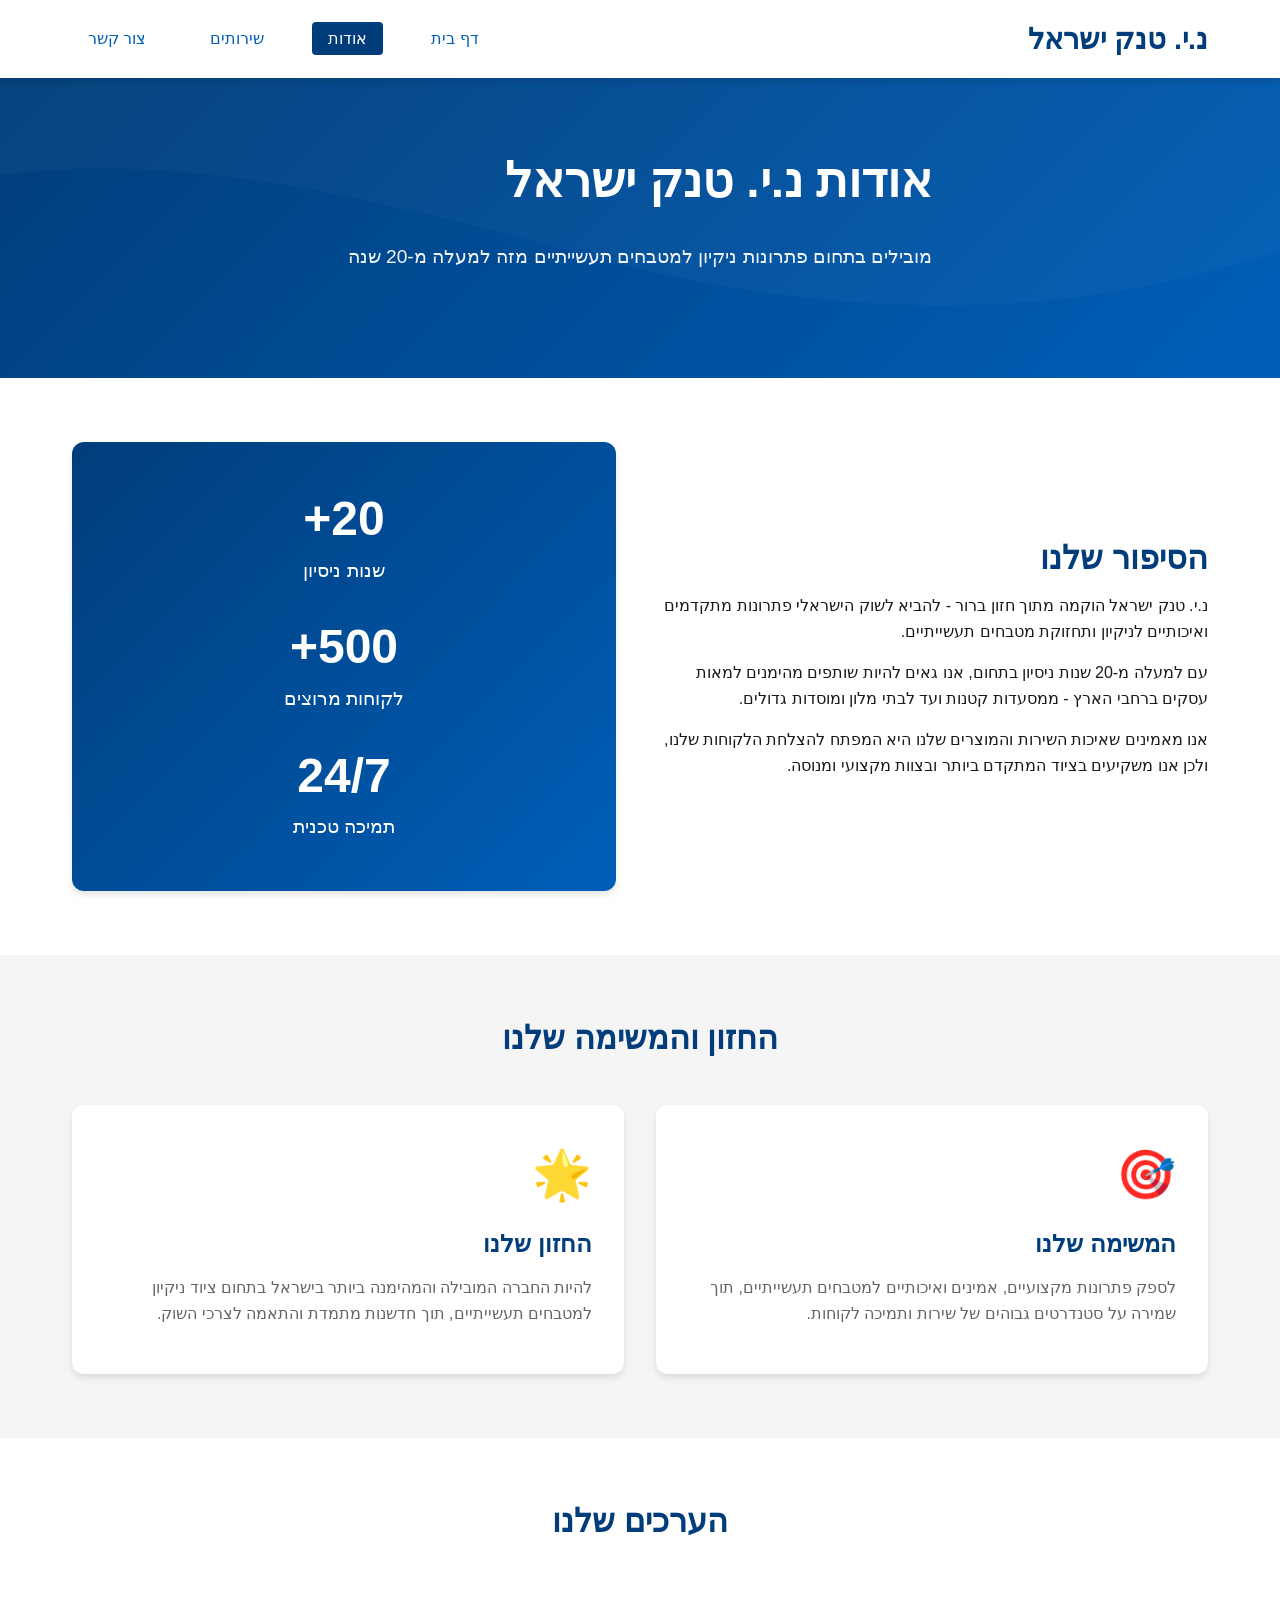
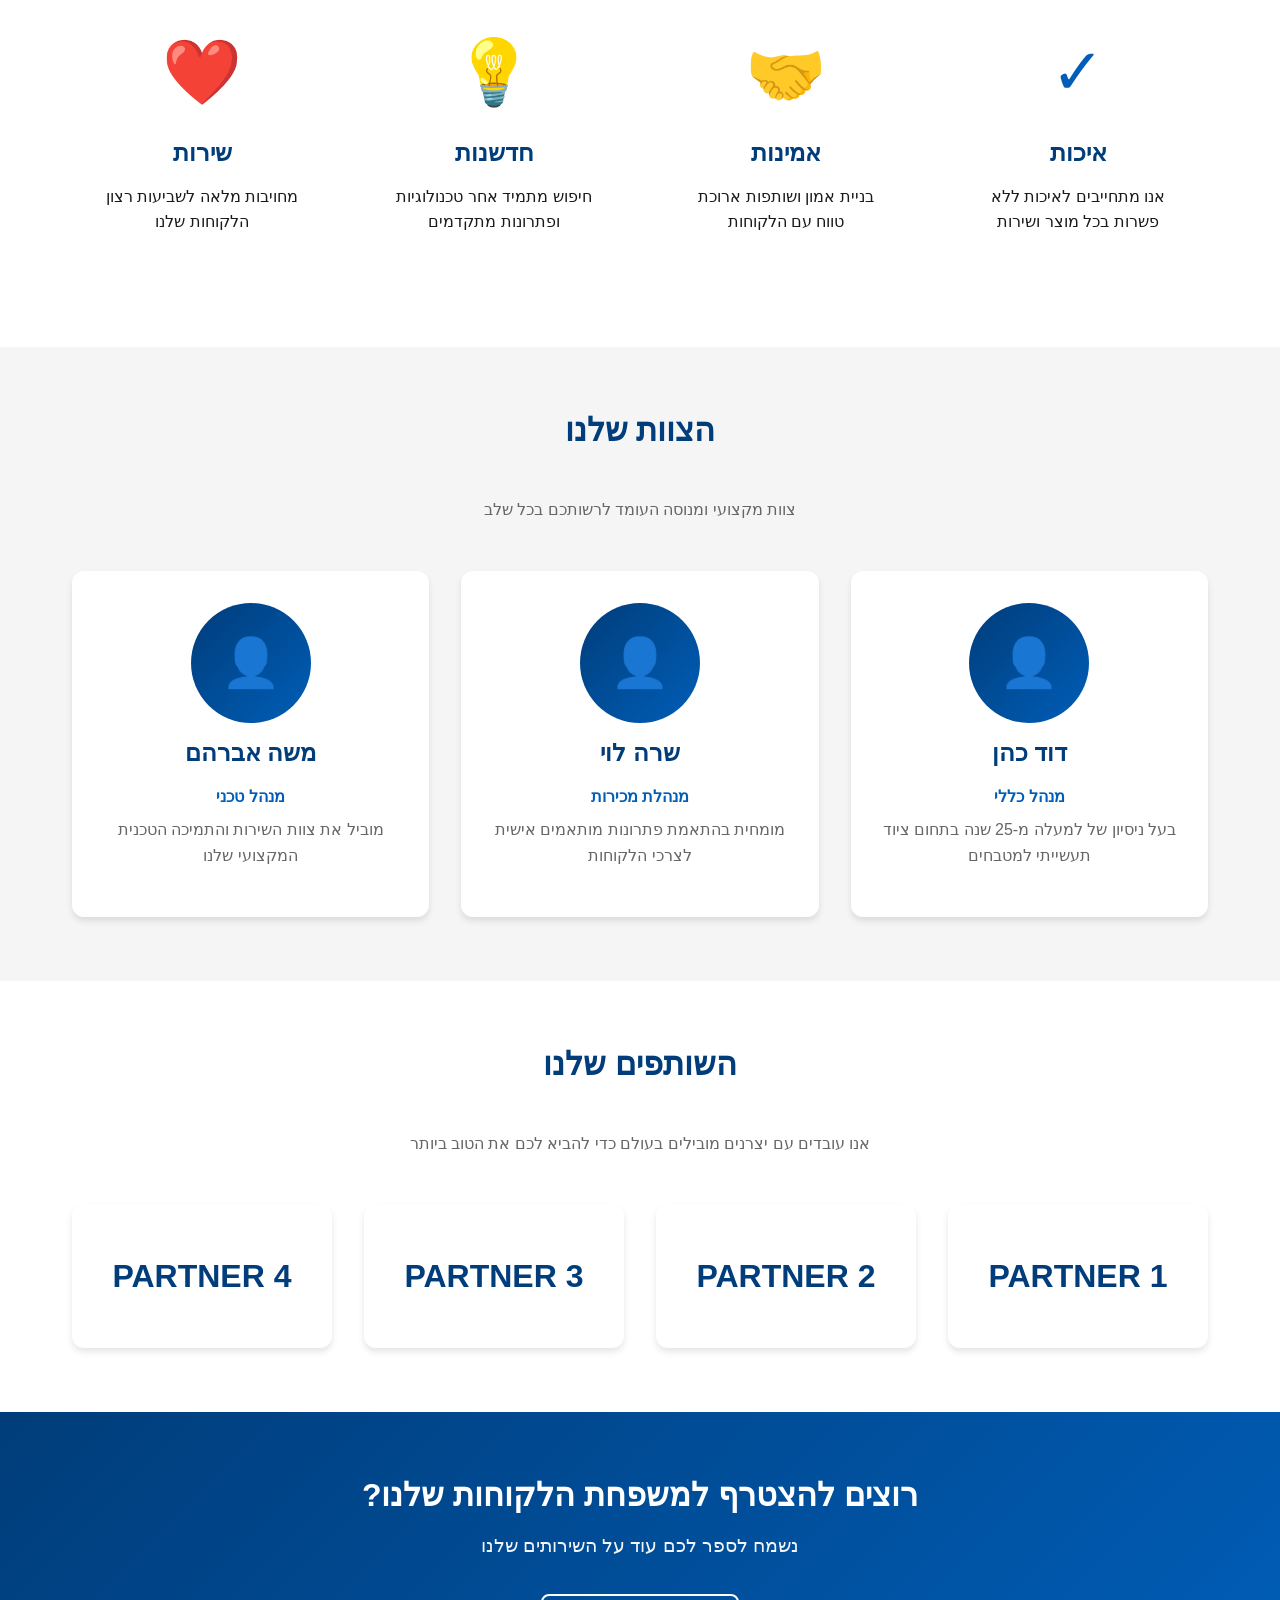
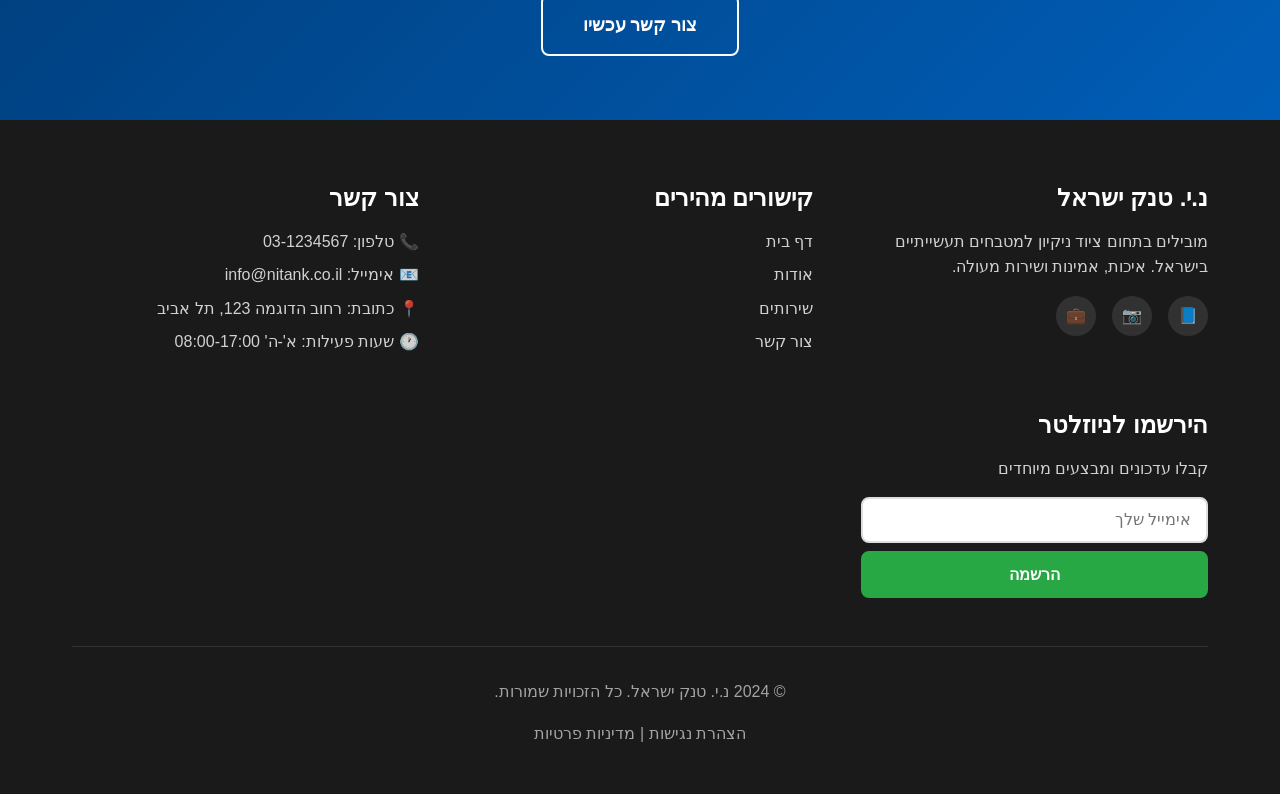
<file: about.html>
<!DOCTYPE html>
<html lang="he" dir="rtl">
<head>
    <meta charset="UTF-8">
    <meta name="viewport" content="width=device-width, initial-scale=1.0">
    <meta name="description" content="אודות נ.י. טנק ישראל - החברה המובילה בישראל לפתרונות ניקיון מטבחים תעשייתיים">
    <title>אודות - נ.י. טנק ישראל</title>
    <link rel="stylesheet" href="style.css">
</head>
<body>
    <a href="#main-content" class="skip-link">דלג לתוכן הראשי</a>

    <!-- Header & Navigation -->
    <header class="header">
        <div class="container">
            <nav class="navbar">
                <a href="index.html" class="logo">
                    <span>נ.י. טנק ישראל</span>
                </a>
                
                <button class="menu-toggle" aria-label="תפריט ניווט" aria-expanded="false">
                    <span></span>
                    <span></span>
                    <span></span>
                </button>
                
                <ul class="nav-menu">
                    <li><a href="index.html" class="nav-link">דף בית</a></li>
                    <li><a href="about.html" class="nav-link active">אודות</a></li>
                    <li><a href="services.html" class="nav-link">שירותים</a></li>
                    <li><a href="contact.html" class="nav-link">צור קשר</a></li>
                </ul>
            </nav>
        </div>
    </header>

    <!-- Main Content -->
    <main id="main-content">
        <!-- Page Header -->
        <section class="hero" style="min-height: 300px;">
            <div class="container">
                <div class="hero-content">
                    <h1>אודות נ.י. טנק ישראל</h1>
                    <p>מובילים בתחום פתרונות ניקיון למטבחים תעשייתיים מזה למעלה מ-20 שנה</p>
                </div>
            </div>
        </section>

        <!-- Company Story -->
        <section class="section">
            <div class="container">
                <div class="grid grid-2" style="align-items: center; gap: 3rem;">
                    <div>
                        <h2>הסיפור שלנו</h2>
                        <p>נ.י. טנק ישראל הוקמה מתוך חזון ברור - להביא לשוק הישראלי פתרונות מתקדמים ואיכותיים לניקיון ותחזוקת מטבחים תעשייתיים.</p>
                        <p>עם למעלה מ-20 שנות ניסיון בתחום, אנו גאים להיות שותפים מהימנים למאות עסקים ברחבי הארץ - ממסעדות קטנות ועד לבתי מלון ומוסדות גדולים.</p>
                        <p>אנו מאמינים שאיכות השירות והמוצרים שלנו היא המפתח להצלחת הלקוחות שלנו, ולכן אנו משקיעים בציוד המתקדם ביותר ובצוות מקצועי ומנוסה.</p>
                    </div>
                    <div>
                        <div class="card" style="background: linear-gradient(135deg, #003d7a 0%, #005eb8 100%); color: white; text-align: center; padding: 3rem;">
                            <h3 style="color: white; font-size: 3rem; margin-bottom: 0.5rem;">20+</h3>
                            <p style="font-size: 1.2rem; margin-bottom: 2rem;">שנות ניסיון</p>
                            
                            <h3 style="color: white; font-size: 3rem; margin-bottom: 0.5rem;">500+</h3>
                            <p style="font-size: 1.2rem; margin-bottom: 2rem;">לקוחות מרוצים</p>
                            
                            <h3 style="color: white; font-size: 3rem; margin-bottom: 0.5rem;">24/7</h3>
                            <p style="font-size: 1.2rem; margin-bottom: 0;">תמיכה טכנית</p>
                        </div>
                    </div>
                </div>
            </div>
        </section>

        <!-- Mission & Vision -->
        <section class="section section-alt">
            <div class="container">
                <h2 class="text-center mb-4">החזון והמשימה שלנו</h2>
                
                <div class="grid grid-2">
                    <div class="card">
                        <div class="card-icon">🎯</div>
                        <h3 class="card-title">המשימה שלנו</h3>
                        <p class="card-text">לספק פתרונות מקצועיים, אמינים ואיכותיים למטבחים תעשייתיים, תוך שמירה על סטנדרטים גבוהים של שירות ותמיכה לקוחות.</p>
                    </div>
                    
                    <div class="card">
                        <div class="card-icon">🌟</div>
                        <h3 class="card-title">החזון שלנו</h3>
                        <p class="card-text">להיות החברה המובילה והמהימנה ביותר בישראל בתחום ציוד ניקיון למטבחים תעשייתיים, תוך חדשנות מתמדת והתאמה לצרכי השוק.</p>
                    </div>
                </div>
            </div>
        </section>

        <!-- Our Values -->
        <section class="section">
            <div class="container">
                <h2 class="text-center mb-4">הערכים שלנו</h2>
                
                <div class="grid grid-4">
                    <div class="service-item">
                        <div class="service-icon">✓</div>
                        <h3>איכות</h3>
                        <p>אנו מתחייבים לאיכות ללא פשרות בכל מוצר ושירות</p>
                    </div>
                    
                    <div class="service-item">
                        <div class="service-icon">🤝</div>
                        <h3>אמינות</h3>
                        <p>בניית אמון ושותפות ארוכת טווח עם הלקוחות</p>
                    </div>
                    
                    <div class="service-item">
                        <div class="service-icon">💡</div>
                        <h3>חדשנות</h3>
                        <p>חיפוש מתמיד אחר טכנולוגיות ופתרונות מתקדמים</p>
                    </div>
                    
                    <div class="service-item">
                        <div class="service-icon">❤️</div>
                        <h3>שירות</h3>
                        <p>מחויבות מלאה לשביעות רצון הלקוחות שלנו</p>
                    </div>
                </div>
            </div>
        </section>

        <!-- Team -->
        <section class="section section-alt">
            <div class="container">
                <h2 class="text-center mb-4">הצוות שלנו</h2>
                <p class="text-center mb-4" style="max-width: 700px; margin-left: auto; margin-right: auto; color: #666;">
                    צוות מקצועי ומנוסה העומד לרשותכם בכל שלב
                </p>
                
                <div class="grid grid-3">
                    <div class="card text-center">
                        <div style="width: 120px; height: 120px; background: linear-gradient(135deg, #003d7a, #005eb8); border-radius: 50%; margin: 0 auto 1rem; display: flex; align-items: center; justify-content: center; font-size: 3rem; color: white;">
                            👤
                        </div>
                        <h3 class="card-title">דוד כהן</h3>
                        <p style="color: #005eb8; font-weight: 600; margin-bottom: 0.5rem;">מנהל כללי</p>
                        <p class="card-text">בעל ניסיון של למעלה מ-25 שנה בתחום ציוד תעשייתי למטבחים</p>
                    </div>
                    
                    <div class="card text-center">
                        <div style="width: 120px; height: 120px; background: linear-gradient(135deg, #003d7a, #005eb8); border-radius: 50%; margin: 0 auto 1rem; display: flex; align-items: center; justify-content: center; font-size: 3rem; color: white;">
                            👤
                        </div>
                        <h3 class="card-title">שרה לוי</h3>
                        <p style="color: #005eb8; font-weight: 600; margin-bottom: 0.5rem;">מנהלת מכירות</p>
                        <p class="card-text">מומחית בהתאמת פתרונות מותאמים אישית לצרכי הלקוחות</p>
                    </div>
                    
                    <div class="card text-center">
                        <div style="width: 120px; height: 120px; background: linear-gradient(135deg, #003d7a, #005eb8); border-radius: 50%; margin: 0 auto 1rem; display: flex; align-items: center; justify-content: center; font-size: 3rem; color: white;">
                            👤
                        </div>
                        <h3 class="card-title">משה אברהם</h3>
                        <p style="color: #005eb8; font-weight: 600; margin-bottom: 0.5rem;">מנהל טכני</p>
                        <p class="card-text">מוביל את צוות השירות והתמיכה הטכנית המקצועי שלנו</p>
                    </div>
                </div>
            </div>
        </section>

        <!-- Partners -->
        <section class="section">
            <div class="container">
                <h2 class="text-center mb-4">השותפים שלנו</h2>
                <p class="text-center mb-4" style="max-width: 700px; margin-left: auto; margin-right: auto; color: #666;">
                    אנו עובדים עם יצרנים מובילים בעולם כדי להביא לכם את הטוב ביותר
                </p>
                
                <div class="grid grid-4">
                    <div class="card text-center">
                        <div style="height: 80px; display: flex; align-items: center; justify-content: center; font-size: 2rem; color: #003d7a; font-weight: 700;">
                            PARTNER 1
                        </div>
                    </div>
                    <div class="card text-center">
                        <div style="height: 80px; display: flex; align-items: center; justify-content: center; font-size: 2rem; color: #003d7a; font-weight: 700;">
                            PARTNER 2
                        </div>
                    </div>
                    <div class="card text-center">
                        <div style="height: 80px; display: flex; align-items: center; justify-content: center; font-size: 2rem; color: #003d7a; font-weight: 700;">
                            PARTNER 3
                        </div>
                    </div>
                    <div class="card text-center">
                        <div style="height: 80px; display: flex; align-items: center; justify-content: center; font-size: 2rem; color: #003d7a; font-weight: 700;">
                            PARTNER 4
                        </div>
                    </div>
                </div>
            </div>
        </section>

        <!-- CTA -->
        <section class="section" style="background: linear-gradient(135deg, #003d7a 0%, #005eb8 100%); color: white;">
            <div class="container text-center">
                <h2 style="color: white; margin-bottom: 1rem;">רוצים להצטרף למשפחת הלקוחות שלנו?</h2>
                <p style="font-size: 1.2rem; margin-bottom: 2rem; opacity: 0.95;">נשמח לספר לכם עוד על השירותים שלנו</p>
                <a href="contact.html" class="btn btn-outline" style="font-size: 1.1rem; padding: 15px 40px;">צור קשר עכשיו</a>
            </div>
        </section>
    </main>

    <!-- Footer -->
    <footer class="footer">
        <div class="container">
            <div class="footer-content">
                <div class="footer-section">
                    <h3>נ.י. טנק ישראל</h3>
                    <p>מובילים בתחום ציוד ניקיון למטבחים תעשייתיים בישראל. איכות, אמינות ושירות מעולה.</p>
                    <div class="social-links">
                        <a href="#" class="social-link" aria-label="פייסבוק">📘</a>
                        <a href="#" class="social-link" aria-label="אינסטגרם">📷</a>
                        <a href="#" class="social-link" aria-label="לינקדאין">💼</a>
                    </div>
                </div>
                
                <div class="footer-section">
                    <h3>קישורים מהירים</h3>
                    <ul class="footer-links">
                        <li><a href="index.html">דף בית</a></li>
                        <li><a href="about.html">אודות</a></li>
                        <li><a href="services.html">שירותים</a></li>
                        <li><a href="contact.html">צור קשר</a></li>
                    </ul>
                </div>
                
                <div class="footer-section">
                    <h3>צור קשר</h3>
                    <p>📞 טלפון: 03-1234567</p>
                    <p>📧 אימייל: info@nitank.co.il</p>
                    <p>📍 כתובת: רחוב הדוגמה 123, תל אביב</p>
                    <p>🕐 שעות פעילות: א'-ה' 08:00-17:00</p>
                </div>
                
                <div class="footer-section">
                    <h3>הירשמו לניוזלטר</h3>
                    <p>קבלו עדכונים ומבצעים מיוחדים</p>
                    <form id="newsletterForm" style="margin-top: 1rem;">
                        <input type="email" class="form-control" placeholder="אימייל שלך" required style="margin-bottom: 0.5rem;">
                        <button type="submit" class="btn btn-success" style="width: 100%;">הרשמה</button>
                    </form>
                </div>
            </div>
            
            <div class="footer-bottom">
                <p>&copy; 2024 נ.י. טנק ישראל. כל הזכויות שמורות.</p>
                <p><a href="#" style="color: rgba(255, 255, 255, 0.6);">הצהרת נגישות</a> | <a href="#" style="color: rgba(255, 255, 255, 0.6);">מדיניות פרטיות</a></p>
            </div>
        </div>
    </footer>

    <script src="script.js"></script>
</body>
</html>
</file>
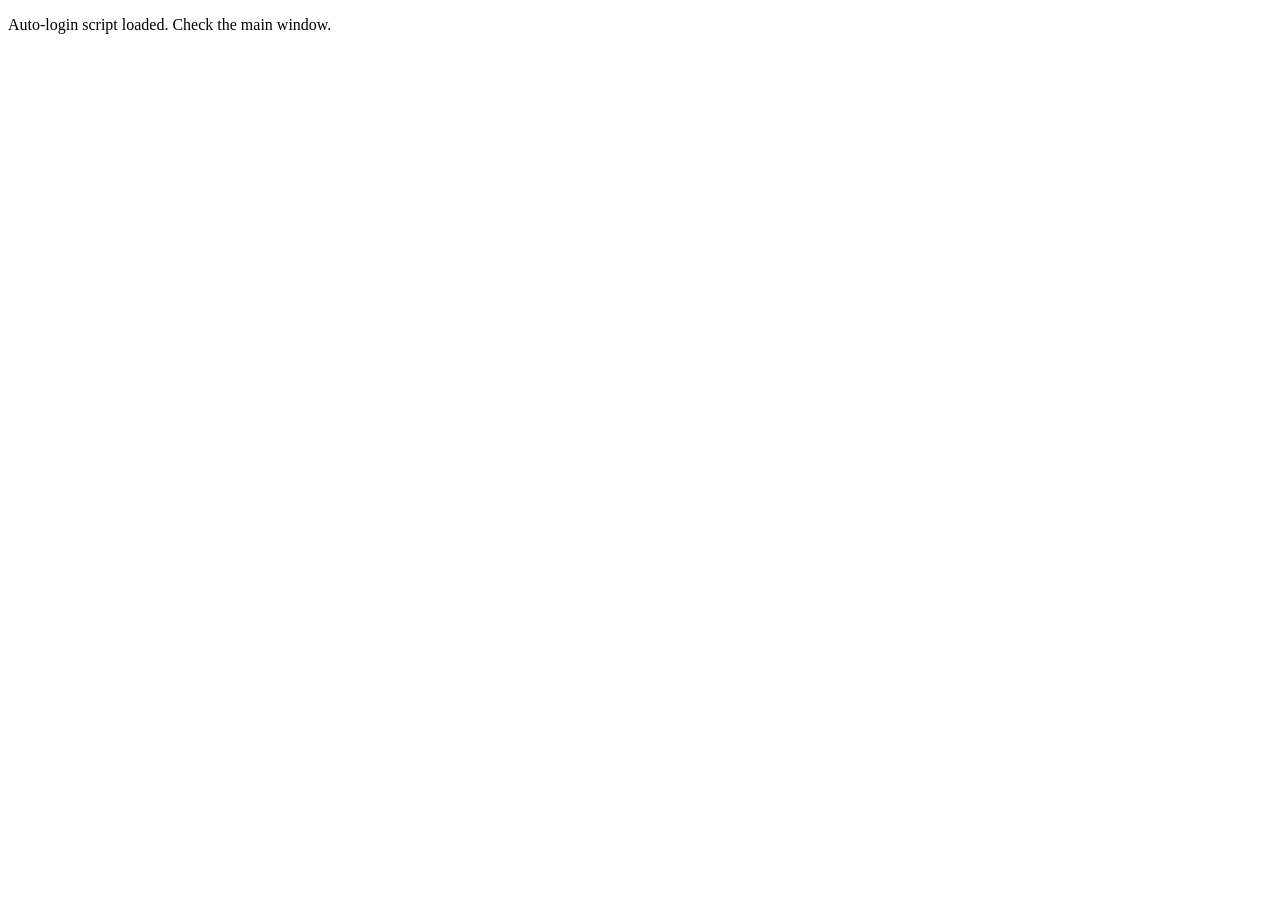
<file: auto_login.html>
<!DOCTYPE html>
<html>
<head><title>Auto Login</title></head>
<body>
<script>
// Open the main site and auto-login
window.open('http://localhost:8000/luxe_dating_platform.html', '_blank');
setTimeout(() => {
    console.log('Attempting auto-login...');
    if (typeof window.devLogin === 'function') {
        window.devLogin('daddy');
    }
}, 2000);
</script>
<p>Auto-login script loaded. Check the main window.</p>
</body>
</html>
</file>
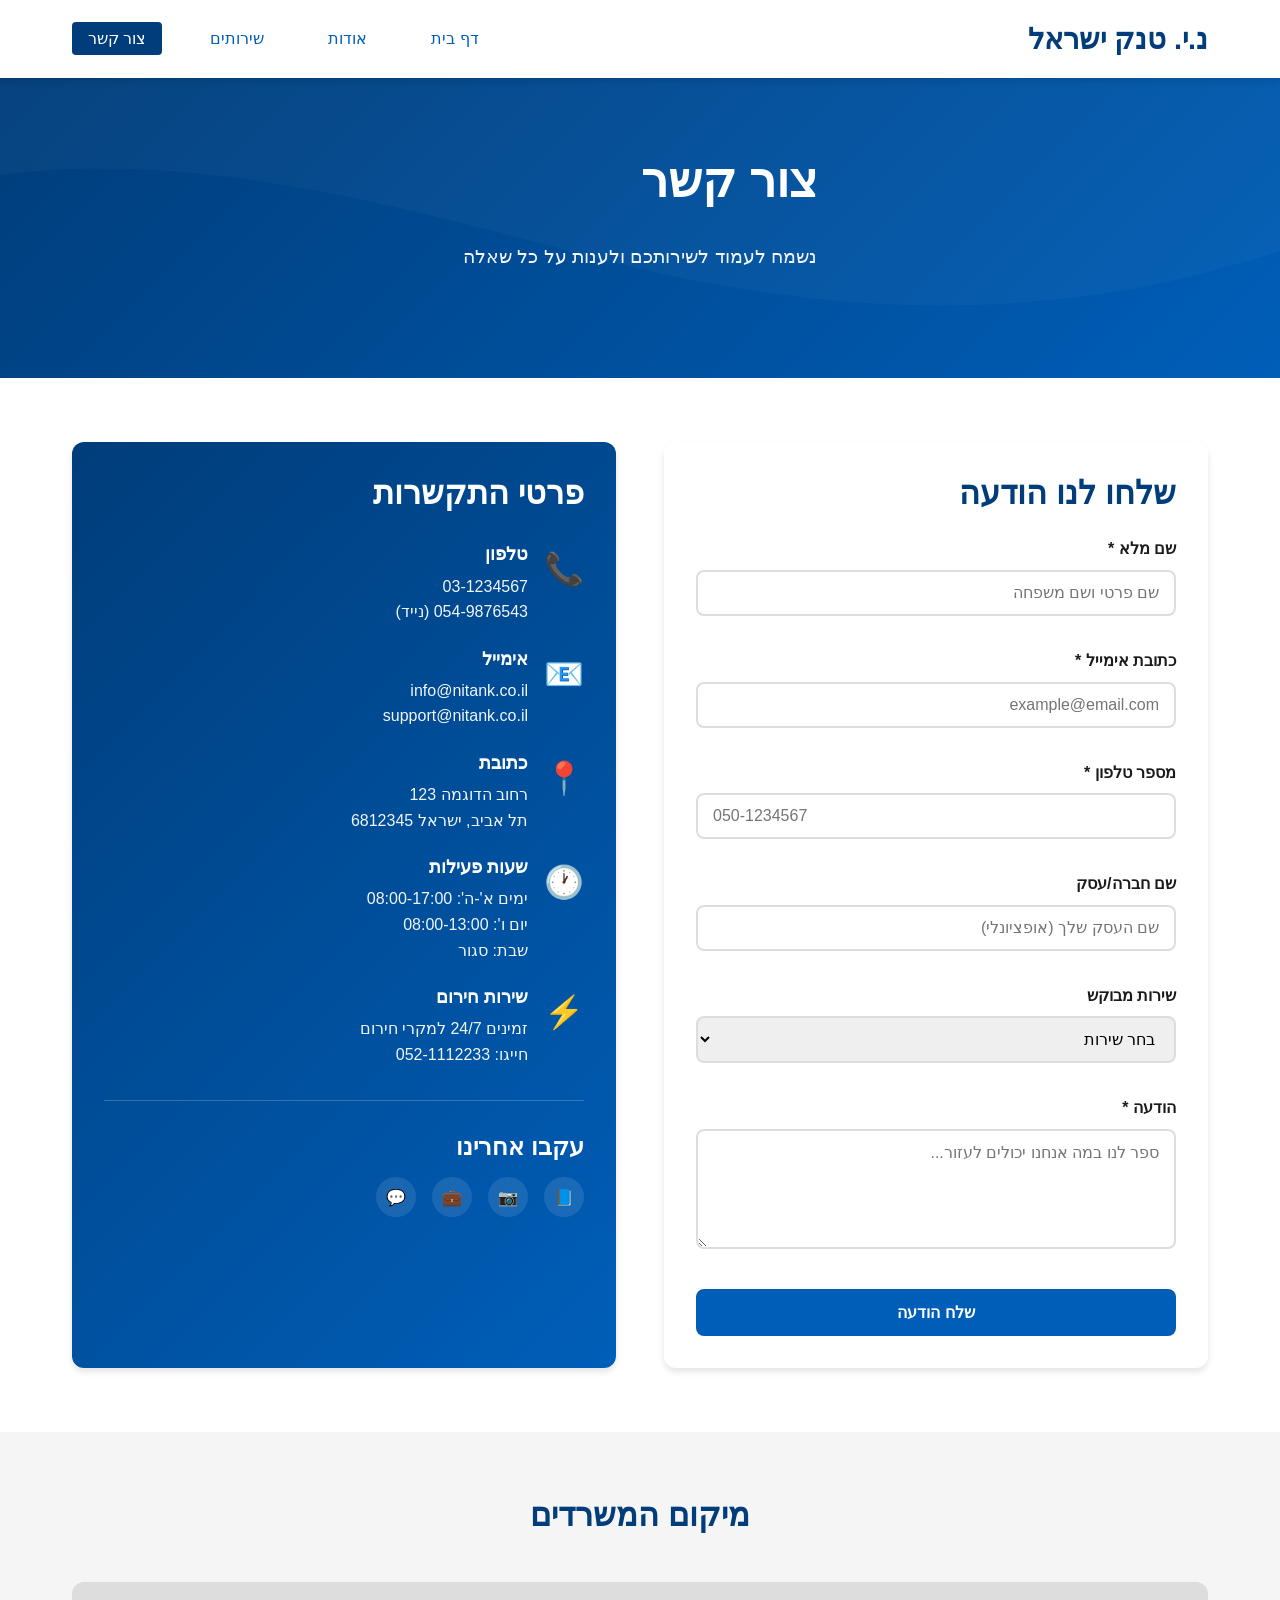
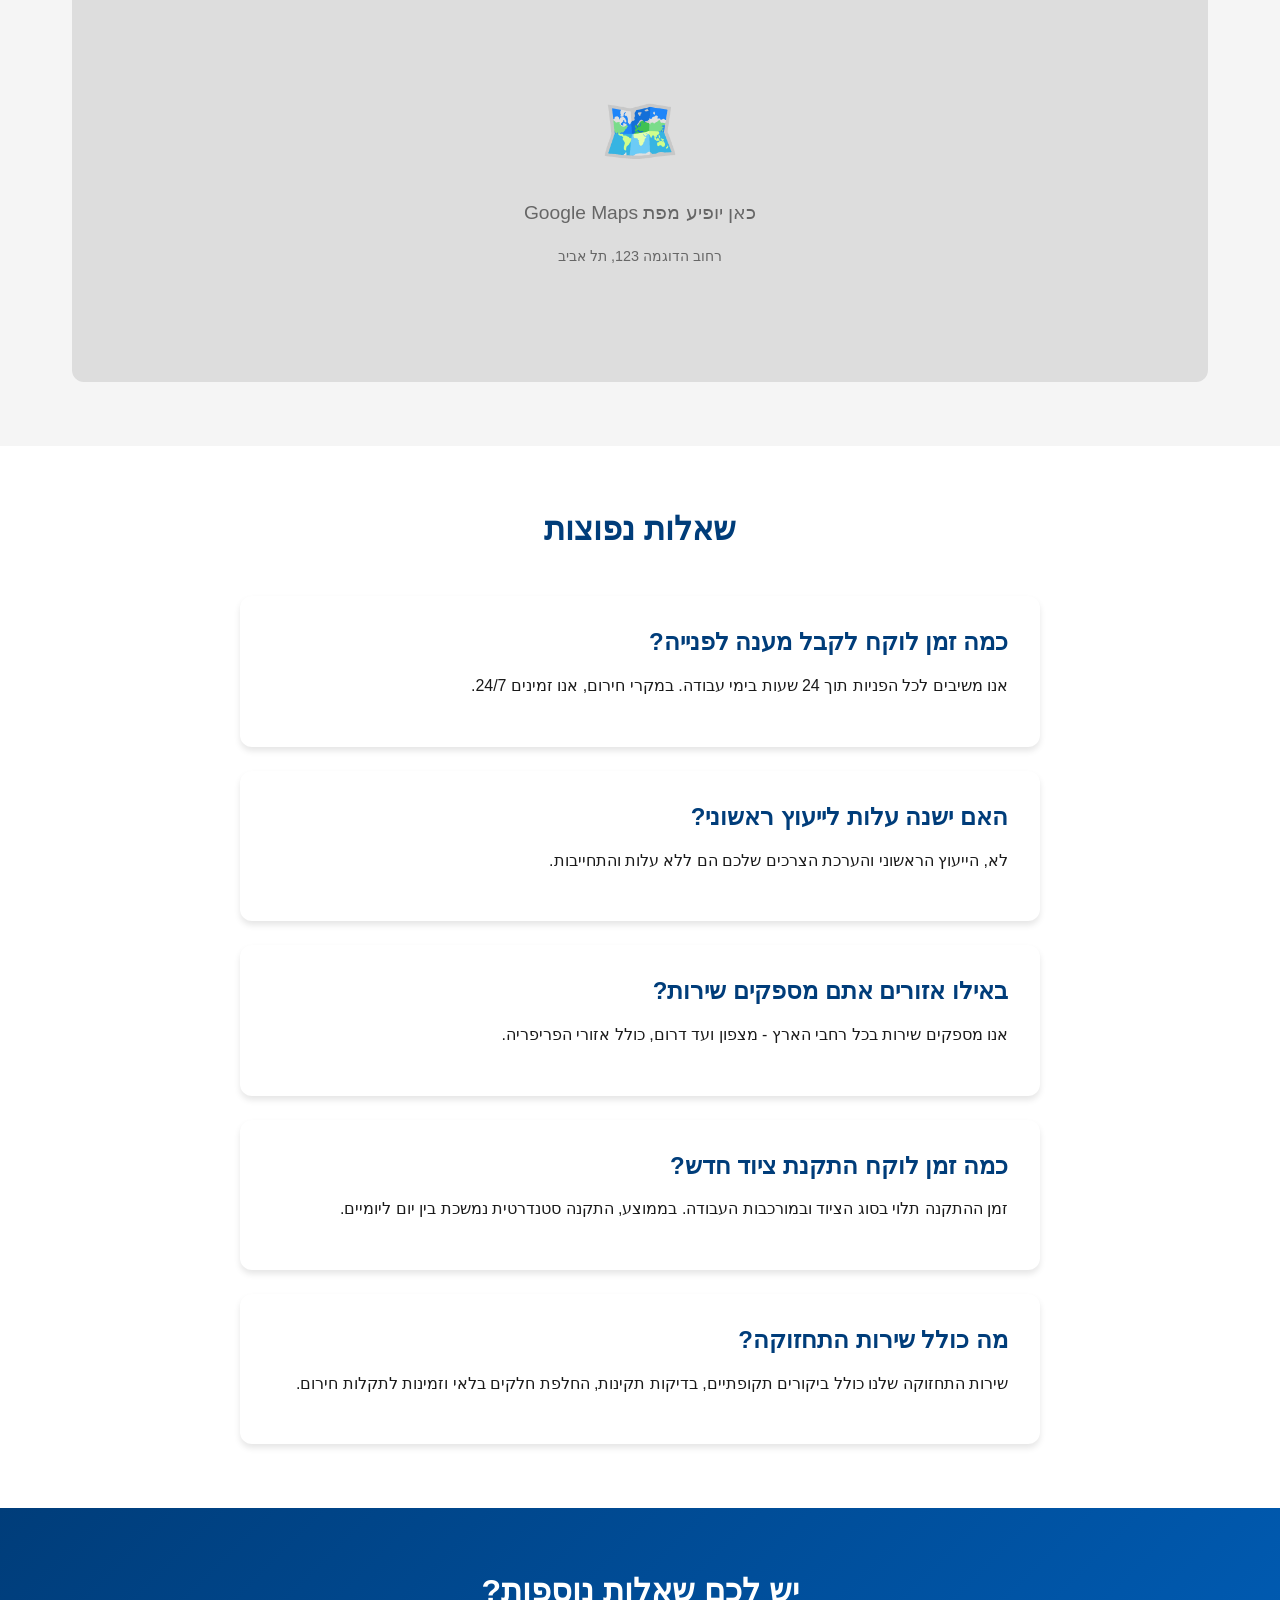
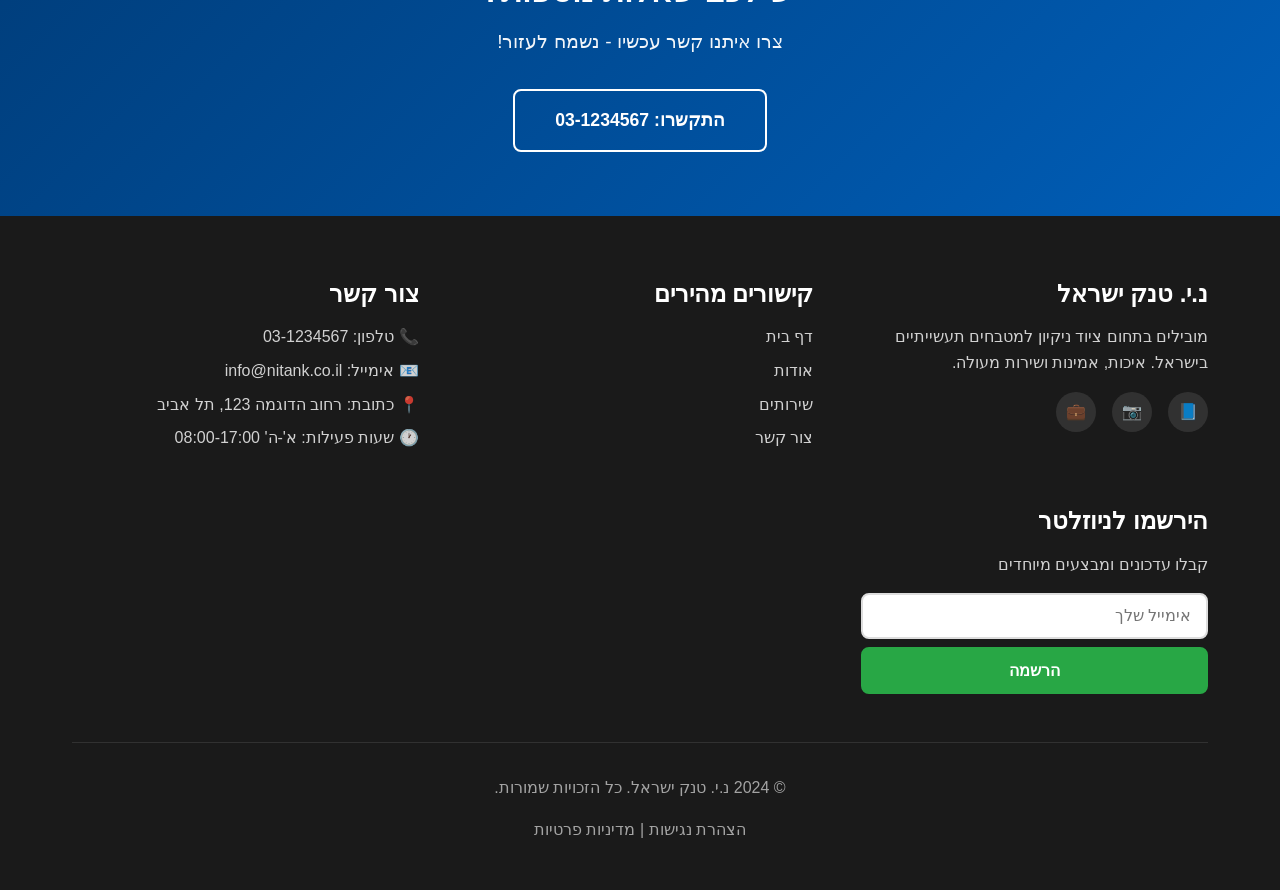
<file: contact.html>
<!DOCTYPE html>
<html lang="he" dir="rtl">
<head>
    <meta charset="UTF-8">
    <meta name="viewport" content="width=device-width, initial-scale=1.0">
    <meta name="description" content="צור קשר עם נ.י. טנק ישראל - נשמח לעמוד לשירותכם">
    <title>צור קשר - נ.י. טנק ישראל</title>
    <link rel="stylesheet" href="style.css">
</head>
<body>
    <a href="#main-content" class="skip-link">דלג לתוכן הראשי</a>

    <!-- Header & Navigation -->
    <header class="header">
        <div class="container">
            <nav class="navbar">
                <a href="index.html" class="logo">
                    <span>נ.י. טנק ישראל</span>
                </a>
                
                <button class="menu-toggle" aria-label="תפריט ניווט" aria-expanded="false">
                    <span></span>
                    <span></span>
                    <span></span>
                </button>
                
                <ul class="nav-menu">
                    <li><a href="index.html" class="nav-link">דף בית</a></li>
                    <li><a href="about.html" class="nav-link">אודות</a></li>
                    <li><a href="services.html" class="nav-link">שירותים</a></li>
                    <li><a href="contact.html" class="nav-link active">צור קשר</a></li>
                </ul>
            </nav>
        </div>
    </header>

    <!-- Main Content -->
    <main id="main-content">
        <!-- Page Header -->
        <section class="hero" style="min-height: 300px;">
            <div class="container">
                <div class="hero-content">
                    <h1>צור קשר</h1>
                    <p>נשמח לעמוד לשירותכם ולענות על כל שאלה</p>
                </div>
            </div>
        </section>

        <!-- Contact Form & Info -->
        <section class="section">
            <div class="container">
                <div class="grid grid-2" style="gap: 3rem;">
                    <!-- Contact Form -->
                    <div>
                        <div class="card">
                            <h2 style="margin-bottom: 1.5rem;">שלחו לנו הודעה</h2>
                            <form id="contactForm">
                                <div class="form-group">
                                    <label for="name" class="form-label">שם מלא *</label>
                                    <input type="text" id="name" name="name" class="form-control" placeholder="שם פרטי ושם משפחה" required>
                                    <div class="form-error">שדה זה הוא חובה</div>
                                </div>

                                <div class="form-group">
                                    <label for="email" class="form-label">כתובת אימייל *</label>
                                    <input type="email" id="email" name="email" class="form-control" placeholder="example@email.com" required>
                                    <div class="form-error">אנא הזן כתובת אימייל תקינה</div>
                                </div>

                                <div class="form-group">
                                    <label for="phone" class="form-label">מספר טלפון *</label>
                                    <input type="tel" id="phone" name="phone" class="form-control" placeholder="050-1234567" required>
                                    <div class="form-error">אנא הזן מספר טלפון תקין</div>
                                </div>

                                <div class="form-group">
                                    <label for="company" class="form-label">שם חברה/עסק</label>
                                    <input type="text" id="company" name="company" class="form-control" placeholder="שם העסק שלך (אופציונלי)">
                                </div>

                                <div class="form-group">
                                    <label for="service" class="form-label">שירות מבוקש</label>
                                    <select id="service" name="service" class="form-control">
                                        <option value="">בחר שירות</option>
                                        <option value="dishwashers">מדיחי כלים להשכרה</option>
                                        <option value="oil-separators">מפרידי שומן</option>
                                        <option value="water-softeners">מרככי מים</option>
                                        <option value="cleaning-machines">מכונות רחצה וניקיון</option>
                                        <option value="maintenance">שירות ותחזוקה</option>
                                        <option value="other">אחר</option>
                                    </select>
                                </div>

                                <div class="form-group">
                                    <label for="message" class="form-label">הודעה *</label>
                                    <textarea id="message" name="message" class="form-control" rows="5" placeholder="ספר לנו במה אנחנו יכולים לעזור..." required></textarea>
                                    <div class="form-error">אנא כתוב הודעה</div>
                                </div>

                                <button type="submit" class="btn btn-primary" style="width: 100%;">שלח הודעה</button>
                            </form>
                        </div>
                    </div>

                    <!-- Contact Information -->
                    <div>
                        <div class="card" style="background: linear-gradient(135deg, #003d7a 0%, #005eb8 100%); color: white;">
                            <h2 style="color: white; margin-bottom: 2rem;">פרטי התקשרות</h2>
                            
                            <div style="margin-bottom: 2rem;">
                                <div style="display: flex; align-items: flex-start; gap: 1rem; margin-bottom: 1.5rem;">
                                    <div style="font-size: 2rem;">📞</div>
                                    <div>
                                        <h3 style="color: white; font-size: 1.1rem; margin-bottom: 0.5rem;">טלפון</h3>
                                        <p style="margin: 0; opacity: 0.95;">03-1234567</p>
                                        <p style="margin: 0; opacity: 0.95;">054-9876543 (נייד)</p>
                                    </div>
                                </div>

                                <div style="display: flex; align-items: flex-start; gap: 1rem; margin-bottom: 1.5rem;">
                                    <div style="font-size: 2rem;">📧</div>
                                    <div>
                                        <h3 style="color: white; font-size: 1.1rem; margin-bottom: 0.5rem;">אימייל</h3>
                                        <p style="margin: 0; opacity: 0.95;">info@nitank.co.il</p>
                                        <p style="margin: 0; opacity: 0.95;">support@nitank.co.il</p>
                                    </div>
                                </div>

                                <div style="display: flex; align-items: flex-start; gap: 1rem; margin-bottom: 1.5rem;">
                                    <div style="font-size: 2rem;">📍</div>
                                    <div>
                                        <h3 style="color: white; font-size: 1.1rem; margin-bottom: 0.5rem;">כתובת</h3>
                                        <p style="margin: 0; opacity: 0.95;">רחוב הדוגמה 123</p>
                                        <p style="margin: 0; opacity: 0.95;">תל אביב, ישראל 6812345</p>
                                    </div>
                                </div>

                                <div style="display: flex; align-items: flex-start; gap: 1rem; margin-bottom: 1.5rem;">
                                    <div style="font-size: 2rem;">🕐</div>
                                    <div>
                                        <h3 style="color: white; font-size: 1.1rem; margin-bottom: 0.5rem;">שעות פעילות</h3>
                                        <p style="margin: 0; opacity: 0.95;">ימים א'-ה': 08:00-17:00</p>
                                        <p style="margin: 0; opacity: 0.95;">יום ו': 08:00-13:00</p>
                                        <p style="margin: 0; opacity: 0.95;">שבת: סגור</p>
                                    </div>
                                </div>

                                <div style="display: flex; align-items: flex-start; gap: 1rem;">
                                    <div style="font-size: 2rem;">⚡</div>
                                    <div>
                                        <h3 style="color: white; font-size: 1.1rem; margin-bottom: 0.5rem;">שירות חירום</h3>
                                        <p style="margin: 0; opacity: 0.95;">זמינים 24/7 למקרי חירום</p>
                                        <p style="margin: 0; opacity: 0.95;">חייגו: 052-1112233</p>
                                    </div>
                                </div>
                            </div>

                            <div style="border-top: 1px solid rgba(255, 255, 255, 0.2); padding-top: 2rem; margin-top: 2rem;">
                                <h3 style="color: white; margin-bottom: 1rem;">עקבו אחרינו</h3>
                                <div class="social-links">
                                    <a href="#" class="social-link" aria-label="פייסבוק">📘</a>
                                    <a href="#" class="social-link" aria-label="אינסטגרם">📷</a>
                                    <a href="#" class="social-link" aria-label="לינקדאין">💼</a>
                                    <a href="#" class="social-link" aria-label="ווטסאפ">💬</a>
                                </div>
                            </div>
                        </div>
                    </div>
                </div>
            </div>
        </section>

        <!-- Map Section -->
        <section class="section section-alt">
            <div class="container">
                <h2 class="text-center mb-4">מיקום המשרדים</h2>
                <div style="background: #ddd; height: 400px; border-radius: 12px; display: flex; align-items: center; justify-content: center; color: #666; font-size: 1.2rem;">
                    <div style="text-align: center;">
                        <div style="font-size: 4rem; margin-bottom: 1rem;">🗺️</div>
                        <p>כאן יופיע מפת Google Maps</p>
                        <p style="font-size: 0.9rem;">רחוב הדוגמה 123, תל אביב</p>
                    </div>
                </div>
            </div>
        </section>

        <!-- FAQ Section -->
        <section class="section">
            <div class="container">
                <h2 class="text-center mb-4">שאלות נפוצות</h2>
                
                <div style="max-width: 800px; margin: 0 auto;">
                    <div class="card" style="margin-bottom: 1.5rem;">
                        <h3 style="color: #003d7a; margin-bottom: 1rem;">כמה זמן לוקח לקבל מענה לפנייה?</h3>
                        <p>אנו משיבים לכל הפניות תוך 24 שעות בימי עבודה. במקרי חירום, אנו זמינים 24/7.</p>
                    </div>

                    <div class="card" style="margin-bottom: 1.5rem;">
                        <h3 style="color: #003d7a; margin-bottom: 1rem;">האם ישנה עלות לייעוץ ראשוני?</h3>
                        <p>לא, הייעוץ הראשוני והערכת הצרכים שלכם הם ללא עלות והתחייבות.</p>
                    </div>

                    <div class="card" style="margin-bottom: 1.5rem;">
                        <h3 style="color: #003d7a; margin-bottom: 1rem;">באילו אזורים אתם מספקים שירות?</h3>
                        <p>אנו מספקים שירות בכל רחבי הארץ - מצפון ועד דרום, כולל אזורי הפריפריה.</p>
                    </div>

                    <div class="card" style="margin-bottom: 1.5rem;">
                        <h3 style="color: #003d7a; margin-bottom: 1rem;">כמה זמן לוקח התקנת ציוד חדש?</h3>
                        <p>זמן ההתקנה תלוי בסוג הציוד ובמורכבות העבודה. בממוצע, התקנה סטנדרטית נמשכת בין יום ליומיים.</p>
                    </div>

                    <div class="card">
                        <h3 style="color: #003d7a; margin-bottom: 1rem;">מה כולל שירות התחזוקה?</h3>
                        <p>שירות התחזוקה שלנו כולל ביקורים תקופתיים, בדיקות תקינות, החלפת חלקים בלאי וזמינות לתקלות חירום.</p>
                    </div>
                </div>
            </div>
        </section>

        <!-- CTA -->
        <section class="section" style="background: linear-gradient(135deg, #003d7a 0%, #005eb8 100%); color: white;">
            <div class="container text-center">
                <h2 style="color: white; margin-bottom: 1rem;">יש לכם שאלות נוספות?</h2>
                <p style="font-size: 1.2rem; margin-bottom: 2rem; opacity: 0.95;">צרו איתנו קשר עכשיו - נשמח לעזור!</p>
                <a href="tel:03-1234567" class="btn btn-outline" style="font-size: 1.1rem; padding: 15px 40px;">התקשרו: 03-1234567</a>
            </div>
        </section>
    </main>

    <!-- Footer -->
    <footer class="footer">
        <div class="container">
            <div class="footer-content">
                <div class="footer-section">
                    <h3>נ.י. טנק ישראל</h3>
                    <p>מובילים בתחום ציוד ניקיון למטבחים תעשייתיים בישראל. איכות, אמינות ושירות מעולה.</p>
                    <div class="social-links">
                        <a href="#" class="social-link" aria-label="פייסבוק">📘</a>
                        <a href="#" class="social-link" aria-label="אינסטגרם">📷</a>
                        <a href="#" class="social-link" aria-label="לינקדאין">💼</a>
                    </div>
                </div>
                
                <div class="footer-section">
                    <h3>קישורים מהירים</h3>
                    <ul class="footer-links">
                        <li><a href="index.html">דף בית</a></li>
                        <li><a href="about.html">אודות</a></li>
                        <li><a href="services.html">שירותים</a></li>
                        <li><a href="contact.html">צור קשר</a></li>
                    </ul>
                </div>
                
                <div class="footer-section">
                    <h3>צור קשר</h3>
                    <p>📞 טלפון: 03-1234567</p>
                    <p>📧 אימייל: info@nitank.co.il</p>
                    <p>📍 כתובת: רחוב הדוגמה 123, תל אביב</p>
                    <p>🕐 שעות פעילות: א'-ה' 08:00-17:00</p>
                </div>
                
                <div class="footer-section">
                    <h3>הירשמו לניוזלטר</h3>
                    <p>קבלו עדכונים ומבצעים מיוחדים</p>
                    <form id="newsletterForm" style="margin-top: 1rem;">
                        <input type="email" class="form-control" placeholder="אימייל שלך" required style="margin-bottom: 0.5rem;">
                        <button type="submit" class="btn btn-success" style="width: 100%;">הרשמה</button>
                    </form>
                </div>
            </div>
            
            <div class="footer-bottom">
                <p>&copy; 2024 נ.י. טנק ישראל. כל הזכויות שמורות.</p>
                <p><a href="#" style="color: rgba(255, 255, 255, 0.6);">הצהרת נגישות</a> | <a href="#" style="color: rgba(255, 255, 255, 0.6);">מדיניות פרטיות</a></p>
            </div>
        </div>
    </footer>

    <script src="script.js"></script>
</body>
</html>
</file>
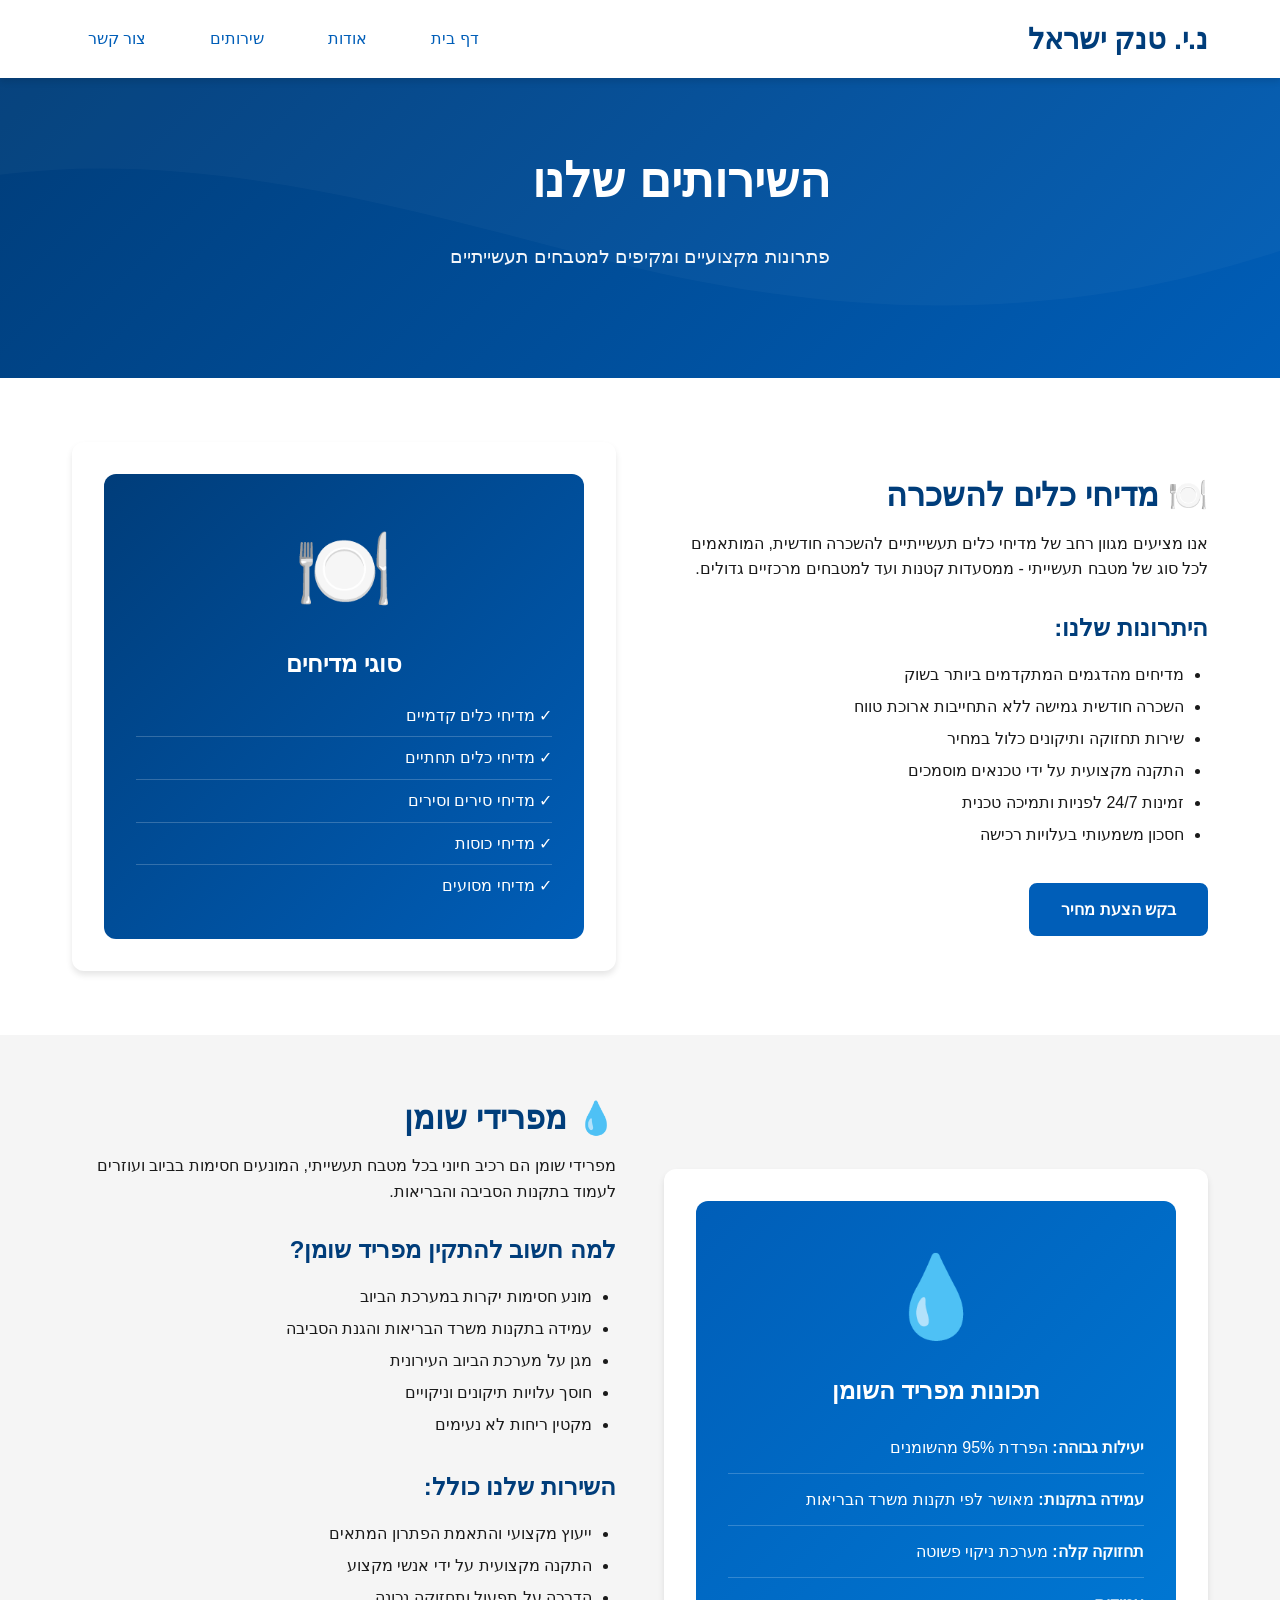
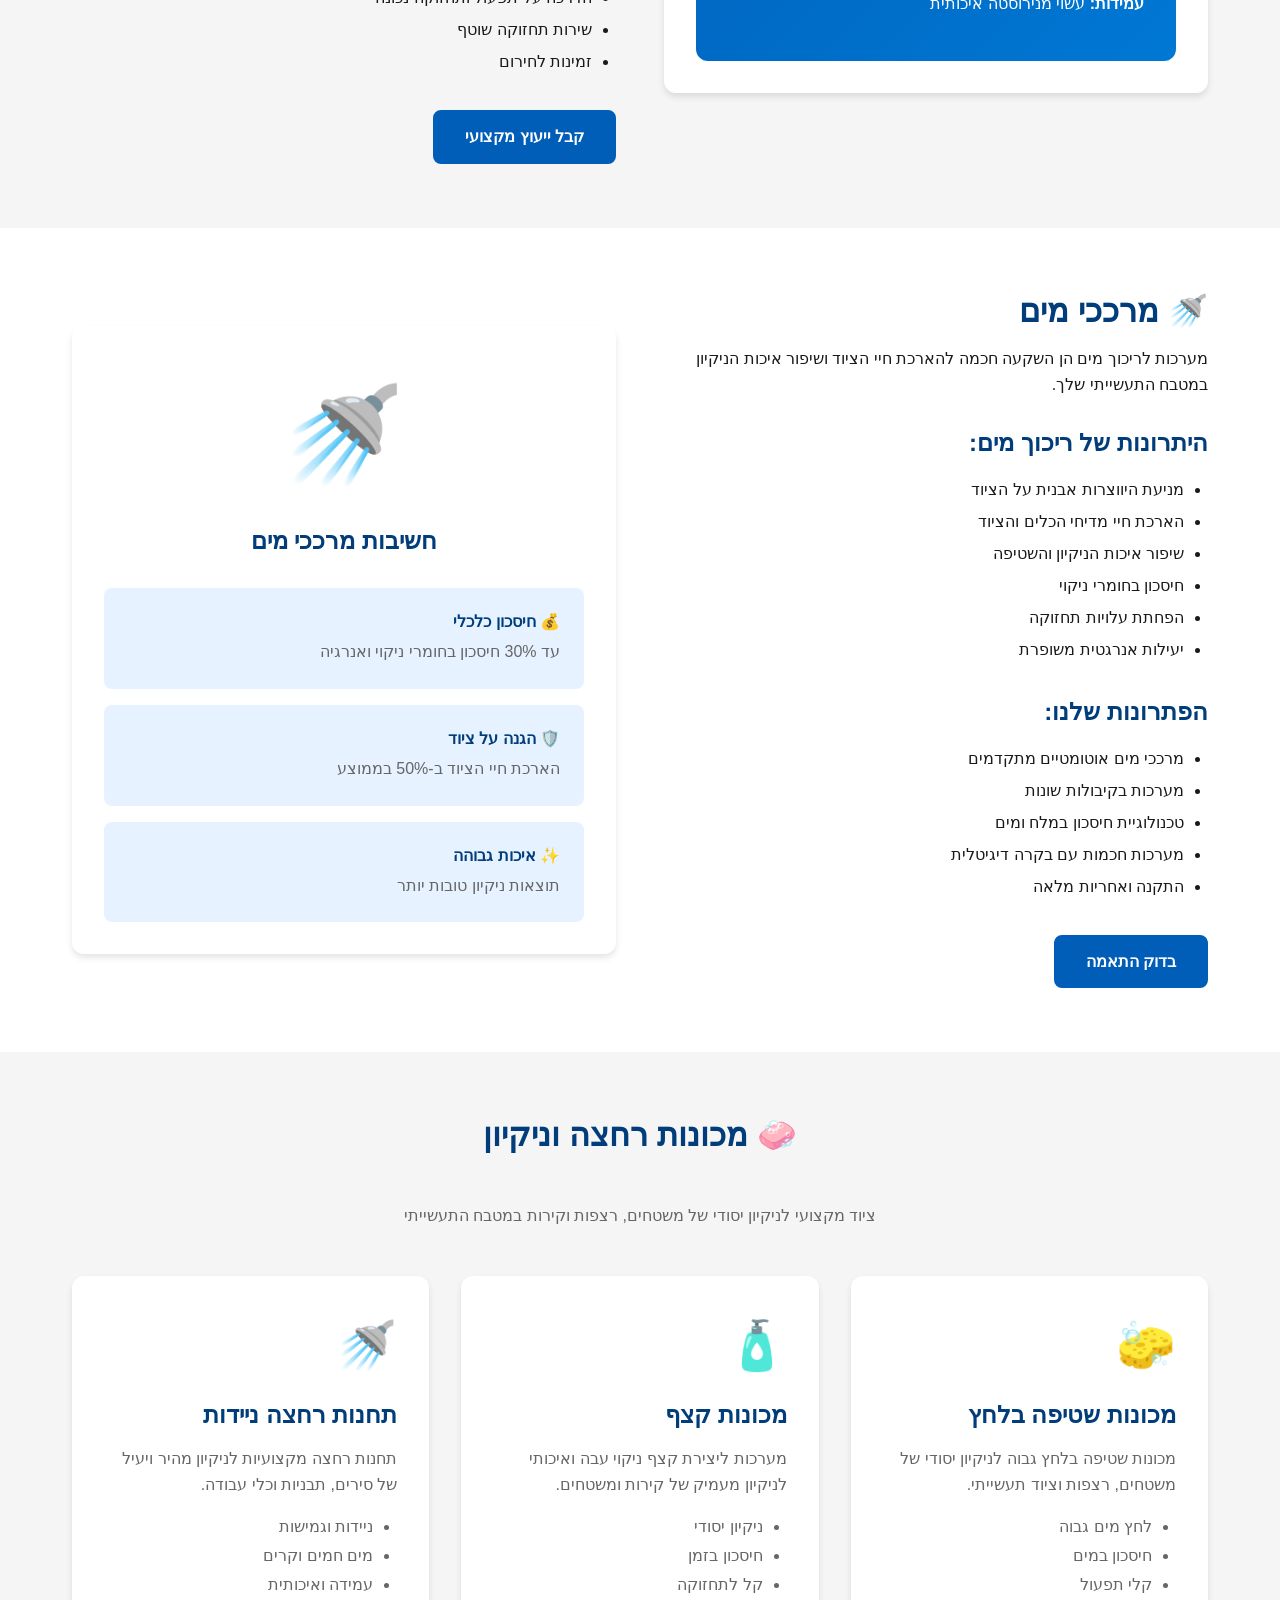
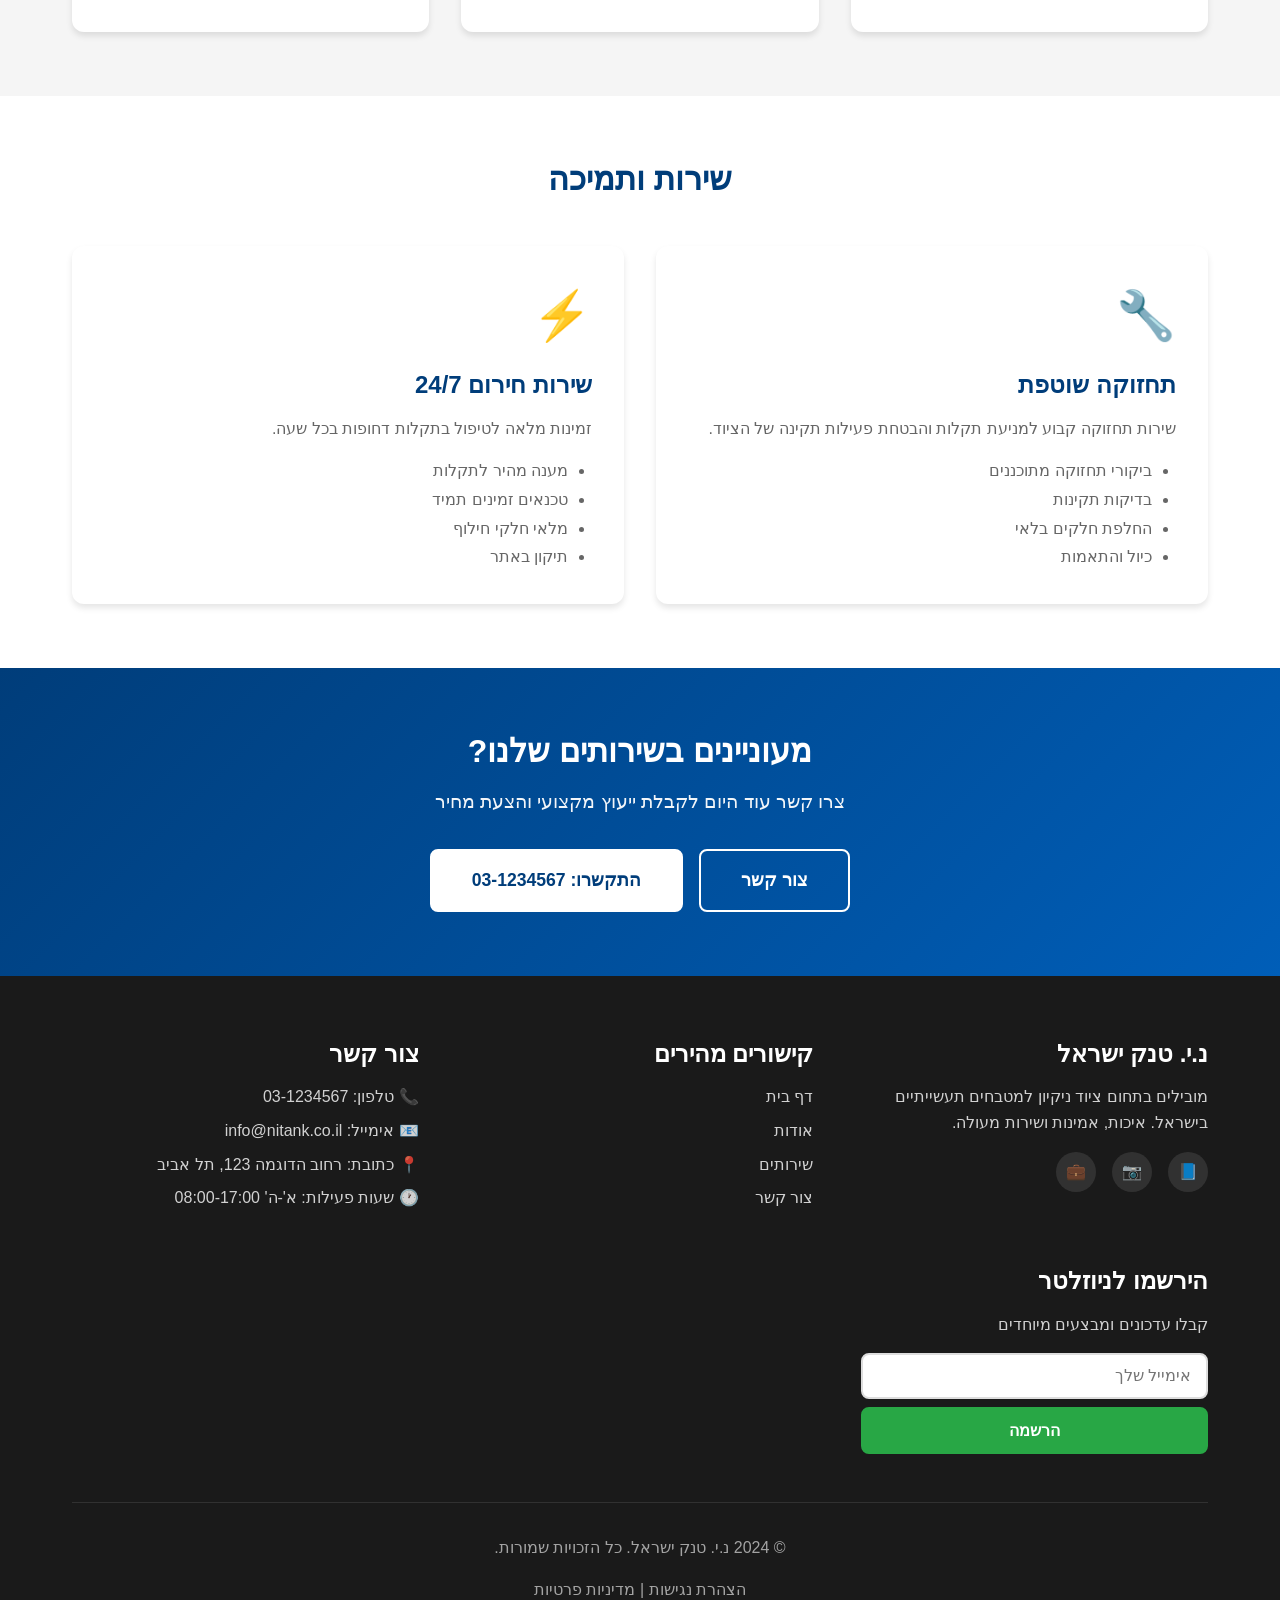
<file: services.html>
<!DOCTYPE html>
<html lang="he" dir="rtl">
<head>
    <meta charset="UTF-8">
    <meta name="viewport" content="width=device-width, initial-scale=1.0">
    <meta name="description" content="שירותים - מדיחי כלים, מפרידי שומן, מרככי מים ומכונות רחצה למטבחים תעשייתיים">
    <title>שירותים - נ.י. טנק ישראל</title>
    <link rel="stylesheet" href="style.css">
</head>
<body>
    <a href="#main-content" class="skip-link">דלג לתוכן הראשי</a>

    <!-- Header & Navigation -->
    <header class="header">
        <div class="container">
            <nav class="navbar">
                <a href="index.html" class="logo">
                    <span>נ.י. טנק ישראל</span>
                </a>
                
                <button class="menu-toggle" aria-label="תפריט ניווט" aria-expanded="false">
                    <span></span>
                    <span></span>
                    <span></span>
                </button>
                
                <ul class="nav-menu">
                    <li><a href="index.html" class="nav-link">דף בית</a></li>
                    <li><a href="about.html" class="nav-link">אודות</a></li>
                    <li><a href="services.html" class="nav-link active">שירותים</a></li>
                    <li><a href="contact.html" class="nav-link">צור קשר</a></li>
                </ul>
            </nav>
        </div>
    </header>

    <!-- Main Content -->
    <main id="main-content">
        <!-- Page Header -->
        <section class="hero" style="min-height: 300px;">
            <div class="container">
                <div class="hero-content">
                    <h1>השירותים שלנו</h1>
                    <p>פתרונות מקצועיים ומקיפים למטבחים תעשייתיים</p>
                </div>
            </div>
        </section>

        <!-- Dishwashers Service -->
        <section class="section" id="dishwashers">
            <div class="container">
                <div class="grid grid-2" style="align-items: center; gap: 3rem;">
                    <div>
                        <h2>🍽️ מדיחי כלים להשכרה</h2>
                        <p>אנו מציעים מגוון רחב של מדיחי כלים תעשייתיים להשכרה חודשית, המותאמים לכל סוג של מטבח תעשייתי - ממסעדות קטנות ועד למטבחים מרכזיים גדולים.</p>
                        
                        <h3 style="margin-top: 2rem; color: #003d7a;">היתרונות שלנו:</h3>
                        <ul style="margin: 1rem 0; padding-right: 1.5rem; line-height: 2;">
                            <li>מדיחים מהדגמים המתקדמים ביותר בשוק</li>
                            <li>השכרה חודשית גמישה ללא התחייבות ארוכת טווח</li>
                            <li>שירות תחזוקה ותיקונים כלול במחיר</li>
                            <li>התקנה מקצועית על ידי טכנאים מוסמכים</li>
                            <li>זמינות 24/7 לפניות ותמיכה טכנית</li>
                            <li>חסכון משמעותי בעלויות רכישה</li>
                        </ul>
                        
                        <div style="margin-top: 2rem;">
                            <a href="contact.html" class="btn btn-primary">בקש הצעת מחיר</a>
                        </div>
                    </div>
                    <div>
                        <div class="card">
                            <div style="background: linear-gradient(135deg, #003d7a 0%, #005eb8 100%); color: white; padding: 2rem; border-radius: 12px; text-align: center;">
                                <div style="font-size: 5rem; margin-bottom: 1rem;">🍽️</div>
                                <h3 style="color: white; margin-bottom: 1rem;">סוגי מדיחים</h3>
                                <ul style="list-style: none; padding: 0; text-align: right;">
                                    <li style="padding: 0.5rem 0; border-bottom: 1px solid rgba(255,255,255,0.2);">✓ מדיחי כלים קדמיים</li>
                                    <li style="padding: 0.5rem 0; border-bottom: 1px solid rgba(255,255,255,0.2);">✓ מדיחי כלים תחתיים</li>
                                    <li style="padding: 0.5rem 0; border-bottom: 1px solid rgba(255,255,255,0.2);">✓ מדיחי סירים וסירים</li>
                                    <li style="padding: 0.5rem 0; border-bottom: 1px solid rgba(255,255,255,0.2);">✓ מדיחי כוסות</li>
                                    <li style="padding: 0.5rem 0;">✓ מדיחי מסועים</li>
                                </ul>
                            </div>
                        </div>
                    </div>
                </div>
            </div>
        </section>

        <!-- Oil Separators Service -->
        <section class="section section-alt" id="oil-separators">
            <div class="container">
                <div class="grid grid-2" style="align-items: center; gap: 3rem;">
                    <div>
                        <div class="card">
                            <div style="background: linear-gradient(135deg, #005eb8 0%, #0078d4 100%); color: white; padding: 2rem; border-radius: 12px;">
                                <div style="font-size: 5rem; text-align: center; margin-bottom: 1rem;">💧</div>
                                <h3 style="color: white; margin-bottom: 1rem; text-align: center;">תכונות מפריד השומן</h3>
                                <ul style="list-style: none; padding: 0;">
                                    <li style="padding: 0.8rem 0; border-bottom: 1px solid rgba(255,255,255,0.2);">
                                        <strong>יעילות גבוהה:</strong> הפרדת 95% מהשומנים
                                    </li>
                                    <li style="padding: 0.8rem 0; border-bottom: 1px solid rgba(255,255,255,0.2);">
                                        <strong>עמידה בתקנות:</strong> מאושר לפי תקנות משרד הבריאות
                                    </li>
                                    <li style="padding: 0.8rem 0; border-bottom: 1px solid rgba(255,255,255,0.2);">
                                        <strong>תחזוקה קלה:</strong> מערכת ניקוי פשוטה
                                    </li>
                                    <li style="padding: 0.8rem 0;">
                                        <strong>עמידות:</strong> עשוי מנירוסטה איכותית
                                    </li>
                                </ul>
                            </div>
                        </div>
                    </div>
                    <div>
                        <h2>💧 מפרידי שומן</h2>
                        <p>מפרידי שומן הם רכיב חיוני בכל מטבח תעשייתי, המונעים חסימות בביוב ועוזרים לעמוד בתקנות הסביבה והבריאות.</p>
                        
                        <h3 style="margin-top: 2rem; color: #003d7a;">למה חשוב להתקין מפריד שומן?</h3>
                        <ul style="margin: 1rem 0; padding-right: 1.5rem; line-height: 2;">
                            <li>מונע חסימות יקרות במערכת הביוב</li>
                            <li>עמידה בתקנות משרד הבריאות והגנת הסביבה</li>
                            <li>מגן על מערכת הביוב העירונית</li>
                            <li>חוסך עלויות תיקונים וניקויים</li>
                            <li>מקטין ריחות לא נעימים</li>
                        </ul>
                        
                        <h3 style="margin-top: 2rem; color: #003d7a;">השירות שלנו כולל:</h3>
                        <ul style="margin: 1rem 0; padding-right: 1.5rem; line-height: 2;">
                            <li>ייעוץ מקצועי והתאמת הפתרון המתאים</li>
                            <li>התקנה מקצועית על ידי אנשי מקצוע</li>
                            <li>הדרכה על תפעול ותחזוקה נכונה</li>
                            <li>שירות תחזוקה שוטף</li>
                            <li>זמינות לחירום</li>
                        </ul>
                        
                        <div style="margin-top: 2rem;">
                            <a href="contact.html" class="btn btn-primary">קבל ייעוץ מקצועי</a>
                        </div>
                    </div>
                </div>
            </div>
        </section>

        <!-- Water Softeners Service -->
        <section class="section" id="water-softeners">
            <div class="container">
                <div class="grid grid-2" style="align-items: center; gap: 3rem;">
                    <div>
                        <h2>🚿 מרככי מים</h2>
                        <p>מערכות לריכוך מים הן השקעה חכמה להארכת חיי הציוד ושיפור איכות הניקיון במטבח התעשייתי שלך.</p>
                        
                        <h3 style="margin-top: 2rem; color: #003d7a;">היתרונות של ריכוך מים:</h3>
                        <ul style="margin: 1rem 0; padding-right: 1.5rem; line-height: 2;">
                            <li>מניעת היווצרות אבנית על הציוד</li>
                            <li>הארכת חיי מדיחי הכלים והציוד</li>
                            <li>שיפור איכות הניקיון והשטיפה</li>
                            <li>חיסכון בחומרי ניקוי</li>
                            <li>הפחתת עלויות תחזוקה</li>
                            <li>יעילות אנרגטית משופרת</li>
                        </ul>
                        
                        <h3 style="margin-top: 2rem; color: #003d7a;">הפתרונות שלנו:</h3>
                        <ul style="margin: 1rem 0; padding-right: 1.5rem; line-height: 2;">
                            <li>מרככי מים אוטומטיים מתקדמים</li>
                            <li>מערכות בקיבולות שונות</li>
                            <li>טכנולוגיית חיסכון במלח ומים</li>
                            <li>מערכות חכמות עם בקרה דיגיטלית</li>
                            <li>התקנה ואחריות מלאה</li>
                        </ul>
                        
                        <div style="margin-top: 2rem;">
                            <a href="contact.html" class="btn btn-primary">בדוק התאמה</a>
                        </div>
                    </div>
                    <div>
                        <div class="card" style="text-align: center;">
                            <div style="font-size: 6rem; margin-bottom: 1rem;">🚿</div>
                            <h3>חשיבות מרככי מים</h3>
                            <div style="margin-top: 2rem; text-align: right;">
                                <div style="background: #e6f2ff; padding: 1.5rem; border-radius: 8px; margin-bottom: 1rem;">
                                    <h4 style="color: #003d7a; margin-bottom: 0.5rem;">💰 חיסכון כלכלי</h4>
                                    <p style="margin: 0; color: #666;">עד 30% חיסכון בחומרי ניקוי ואנרגיה</p>
                                </div>
                                <div style="background: #e6f2ff; padding: 1.5rem; border-radius: 8px; margin-bottom: 1rem;">
                                    <h4 style="color: #003d7a; margin-bottom: 0.5rem;">🛡️ הגנה על ציוד</h4>
                                    <p style="margin: 0; color: #666;">הארכת חיי הציוד ב-50% בממוצע</p>
                                </div>
                                <div style="background: #e6f2ff; padding: 1.5rem; border-radius: 8px;">
                                    <h4 style="color: #003d7a; margin-bottom: 0.5rem;">✨ איכות גבוהה</h4>
                                    <p style="margin: 0; color: #666;">תוצאות ניקיון טובות יותר</p>
                                </div>
                            </div>
                        </div>
                    </div>
                </div>
            </div>
        </section>

        <!-- Cleaning Machines Service -->
        <section class="section section-alt" id="cleaning-machines">
            <div class="container">
                <h2 class="text-center mb-4">🧼 מכונות רחצה וניקיון</h2>
                <p class="text-center mb-4" style="max-width: 700px; margin-left: auto; margin-right: auto; color: #666;">
                    ציוד מקצועי לניקיון יסודי של משטחים, רצפות וקירות במטבח התעשייתי
                </p>
                
                <div class="grid grid-3">
                    <div class="card">
                        <div class="card-icon">🧽</div>
                        <h3 class="card-title">מכונות שטיפה בלחץ</h3>
                        <p class="card-text">מכונות שטיפה בלחץ גבוה לניקיון יסודי של משטחים, רצפות וציוד תעשייתי.</p>
                        <ul style="text-align: right; padding-right: 1.5rem; line-height: 1.8; color: #666;">
                            <li>לחץ מים גבוה</li>
                            <li>חיסכון במים</li>
                            <li>קלי תפעול</li>
                        </ul>
                    </div>
                    
                    <div class="card">
                        <div class="card-icon">🧴</div>
                        <h3 class="card-title">מכונות קצף</h3>
                        <p class="card-text">מערכות ליצירת קצף ניקוי עבה ואיכותי לניקיון מעמיק של קירות ומשטחים.</p>
                        <ul style="text-align: right; padding-right: 1.5rem; line-height: 1.8; color: #666;">
                            <li>ניקיון יסודי</li>
                            <li>חיסכון בזמן</li>
                            <li>קל לתחזוקה</li>
                        </ul>
                    </div>
                    
                    <div class="card">
                        <div class="card-icon">🚿</div>
                        <h3 class="card-title">תחנות רחצה ניידות</h3>
                        <p class="card-text">תחנות רחצה מקצועיות לניקיון מהיר ויעיל של סירים, תבניות וכלי עבודה.</p>
                        <ul style="text-align: right; padding-right: 1.5rem; line-height: 1.8; color: #666;">
                            <li>ניידות וגמישות</li>
                            <li>מים חמים וקרים</li>
                            <li>עמידה ואיכותית</li>
                        </ul>
                    </div>
                </div>
            </div>
        </section>

        <!-- Service & Support -->
        <section class="section">
            <div class="container">
                <h2 class="text-center mb-4">שירות ותמיכה</h2>
                
                <div class="grid grid-2">
                    <div class="card">
                        <div class="card-icon">🔧</div>
                        <h3 class="card-title">תחזוקה שוטפת</h3>
                        <p class="card-text">שירות תחזוקה קבוע למניעת תקלות והבטחת פעילות תקינה של הציוד.</p>
                        <ul style="text-align: right; padding-right: 1.5rem; line-height: 1.8; color: #666;">
                            <li>ביקורי תחזוקה מתוכננים</li>
                            <li>בדיקות תקינות</li>
                            <li>החלפת חלקים בלאי</li>
                            <li>כיול והתאמות</li>
                        </ul>
                    </div>
                    
                    <div class="card">
                        <div class="card-icon">⚡</div>
                        <h3 class="card-title">שירות חירום 24/7</h3>
                        <p class="card-text">זמינות מלאה לטיפול בתקלות דחופות בכל שעה.</p>
                        <ul style="text-align: right; padding-right: 1.5rem; line-height: 1.8; color: #666;">
                            <li>מענה מהיר לתקלות</li>
                            <li>טכנאים זמינים תמיד</li>
                            <li>מלאי חלקי חילוף</li>
                            <li>תיקון באתר</li>
                        </ul>
                    </div>
                </div>
            </div>
        </section>

        <!-- CTA -->
        <section class="section" style="background: linear-gradient(135deg, #003d7a 0%, #005eb8 100%); color: white;">
            <div class="container text-center">
                <h2 style="color: white; margin-bottom: 1rem;">מעוניינים בשירותים שלנו?</h2>
                <p style="font-size: 1.2rem; margin-bottom: 2rem; opacity: 0.95;">צרו קשר עוד היום לקבלת ייעוץ מקצועי והצעת מחיר</p>
                <div style="display: flex; gap: 1rem; justify-content: center; flex-wrap: wrap;">
                    <a href="contact.html" class="btn btn-outline" style="font-size: 1.1rem; padding: 15px 40px;">צור קשר</a>
                    <a href="tel:03-1234567" class="btn" style="background: white; color: #003d7a; border-color: white; font-size: 1.1rem; padding: 15px 40px;">התקשרו: 03-1234567</a>
                </div>
            </div>
        </section>
    </main>

    <!-- Footer -->
    <footer class="footer">
        <div class="container">
            <div class="footer-content">
                <div class="footer-section">
                    <h3>נ.י. טנק ישראל</h3>
                    <p>מובילים בתחום ציוד ניקיון למטבחים תעשייתיים בישראל. איכות, אמינות ושירות מעולה.</p>
                    <div class="social-links">
                        <a href="#" class="social-link" aria-label="פייסבוק">📘</a>
                        <a href="#" class="social-link" aria-label="אינסטגרם">📷</a>
                        <a href="#" class="social-link" aria-label="לינקדאין">💼</a>
                    </div>
                </div>
                
                <div class="footer-section">
                    <h3>קישורים מהירים</h3>
                    <ul class="footer-links">
                        <li><a href="index.html">דף בית</a></li>
                        <li><a href="about.html">אודות</a></li>
                        <li><a href="services.html">שירותים</a></li>
                        <li><a href="contact.html">צור קשר</a></li>
                    </ul>
                </div>
                
                <div class="footer-section">
                    <h3>צור קשר</h3>
                    <p>📞 טלפון: 03-1234567</p>
                    <p>📧 אימייל: info@nitank.co.il</p>
                    <p>📍 כתובת: רחוב הדוגמה 123, תל אביב</p>
                    <p>🕐 שעות פעילות: א'-ה' 08:00-17:00</p>
                </div>
                
                <div class="footer-section">
                    <h3>הירשמו לניוזלטר</h3>
                    <p>קבלו עדכונים ומבצעים מיוחדים</p>
                    <form id="newsletterForm" style="margin-top: 1rem;">
                        <input type="email" class="form-control" placeholder="אימייל שלך" required style="margin-bottom: 0.5rem;">
                        <button type="submit" class="btn btn-success" style="width: 100%;">הרשמה</button>
                    </form>
                </div>
            </div>
            
            <div class="footer-bottom">
                <p>&copy; 2024 נ.י. טנק ישראל. כל הזכויות שמורות.</p>
                <p><a href="#" style="color: rgba(255, 255, 255, 0.6);">הצהרת נגישות</a> | <a href="#" style="color: rgba(255, 255, 255, 0.6);">מדיניות פרטיות</a></p>
            </div>
        </div>
    </footer>

    <script src="script.js"></script>
</body>
</html>
</file>
<file: style.css>
/* Nitank Website Clone - Professional CSS Stylesheet */

/* ========== CSS Variables ========== */
:root {
    /* Primary Colors - Israeli Business Aesthetic */
    --primary-blue: #003d7a;
    --secondary-blue: #005eb8;
    --accent-blue: #0078d4;
    --light-blue: #e6f2ff;
    
    /* Neutral Colors */
    --dark-gray: #1a1a1a;
    --medium-gray: #666666;
    --light-gray: #f5f5f5;
    --white: #ffffff;
    
    /* Success/Action Colors */
    --success-green: #28a745;
    --warning-orange: #ff9800;
    
    /* Typography */
    --font-primary: 'Segoe UI', Tahoma, Geneva, Verdana, sans-serif;
    --font-heading: 'Arial', sans-serif;
    
    /* Spacing */
    --spacing-xs: 0.5rem;
    --spacing-sm: 1rem;
    --spacing-md: 2rem;
    --spacing-lg: 3rem;
    --spacing-xl: 4rem;
    
    /* Border Radius */
    --radius-sm: 4px;
    --radius-md: 8px;
    --radius-lg: 12px;
    
    /* Shadows */
    --shadow-sm: 0 2px 4px rgba(0, 0, 0, 0.1);
    --shadow-md: 0 4px 6px rgba(0, 0, 0, 0.1);
    --shadow-lg: 0 10px 25px rgba(0, 0, 0, 0.15);
    
    /* Transitions */
    --transition-fast: 0.2s ease;
    --transition-normal: 0.3s ease;
    --transition-slow: 0.5s ease;
}

/* ========== Global Reset ========== */
* {
    margin: 0;
    padding: 0;
    box-sizing: border-box;
}

html {
    scroll-behavior: smooth;
    font-size: 16px;
}

body {
    font-family: var(--font-primary);
    color: var(--dark-gray);
    line-height: 1.6;
    background-color: var(--white);
    overflow-x: hidden;
}

/* ========== Typography ========== */
h1, h2, h3, h4, h5, h6 {
    font-family: var(--font-heading);
    font-weight: 700;
    line-height: 1.2;
    margin-bottom: var(--spacing-sm);
    color: var(--primary-blue);
}

h1 {
    font-size: 2.5rem;
}

h2 {
    font-size: 2rem;
}

h3 {
    font-size: 1.5rem;
}

p {
    margin-bottom: var(--spacing-sm);
}

a {
    color: var(--secondary-blue);
    text-decoration: none;
    transition: color var(--transition-fast);
}

a:hover {
    color: var(--accent-blue);
}

img {
    max-width: 100%;
    height: auto;
    display: block;
}

/* ========== Container & Layout ========== */
.container {
    max-width: 1200px;
    margin: 0 auto;
    padding: 0 var(--spacing-md);
}

.container-fluid {
    width: 100%;
    padding: 0 var(--spacing-md);
}

.section {
    padding: var(--spacing-xl) 0;
}

.section-alt {
    background-color: var(--light-gray);
}

/* ========== Header & Navigation ========== */
.header {
    background-color: var(--white);
    box-shadow: var(--shadow-md);
    position: sticky;
    top: 0;
    z-index: 1000;
    transition: all var(--transition-normal);
}

.header.scrolled {
    box-shadow: var(--shadow-lg);
}

.navbar {
    display: flex;
    justify-content: space-between;
    align-items: center;
    padding: var(--spacing-sm) 0;
}

.logo {
    font-size: 1.8rem;
    font-weight: 700;
    color: var(--primary-blue);
    display: flex;
    align-items: center;
    gap: var(--spacing-xs);
}

.logo-img {
    height: 50px;
    width: auto;
}

.nav-menu {
    display: flex;
    list-style: none;
    gap: var(--spacing-md);
    align-items: center;
}

.nav-link {
    padding: var(--spacing-xs) var(--spacing-sm);
    font-weight: 500;
    transition: all var(--transition-fast);
    border-radius: var(--radius-sm);
}

.nav-link:hover {
    background-color: var(--light-blue);
    color: var(--primary-blue);
}

.nav-link.active {
    background-color: var(--primary-blue);
    color: var(--white);
}

/* Mobile Menu Toggle */
.menu-toggle {
    display: none;
    flex-direction: column;
    gap: 4px;
    cursor: pointer;
    padding: var(--spacing-xs);
    border: none;
    background: transparent;
}

.menu-toggle span {
    width: 25px;
    height: 3px;
    background-color: var(--primary-blue);
    transition: all var(--transition-fast);
    border-radius: 2px;
}

.menu-toggle.active span:nth-child(1) {
    transform: rotate(45deg) translate(5px, 5px);
}

.menu-toggle.active span:nth-child(2) {
    opacity: 0;
}

.menu-toggle.active span:nth-child(3) {
    transform: rotate(-45deg) translate(7px, -6px);
}

/* ========== Hero Section ========== */
.hero {
    background: linear-gradient(135deg, var(--primary-blue) 0%, var(--secondary-blue) 100%);
    color: var(--white);
    padding: var(--spacing-xl) 0;
    min-height: 500px;
    display: flex;
    align-items: center;
    position: relative;
    overflow: hidden;
}

.hero::before {
    content: '';
    position: absolute;
    top: 0;
    left: 0;
    right: 0;
    bottom: 0;
    background: url('data:image/svg+xml,<svg xmlns="http://www.w3.org/2000/svg" viewBox="0 0 1200 120"><path d="M0,0V46.29c47.79,22.2,103.59,32.17,158,28,70.36-5.37,136.33-33.31,206.8-37.5C438.64,32.43,512.34,53.67,583,72.05c69.27,18,138.3,24.88,209.4,13.08,36.15-6,69.85-17.84,104.45-29.34C989.49,25,1113-14.29,1200,52.47V0Z" fill="%23ffffff" fill-opacity="0.1"/></svg>') no-repeat bottom center;
    background-size: cover;
    opacity: 0.3;
}

.hero-content {
    position: relative;
    z-index: 1;
    max-width: 700px;
}

.hero h1 {
    color: var(--white);
    font-size: 3rem;
    margin-bottom: var(--spacing-md);
    animation: fadeInUp 0.8s ease;
}

.hero p {
    font-size: 1.2rem;
    margin-bottom: var(--spacing-md);
    opacity: 0.95;
    animation: fadeInUp 1s ease;
}

/* ========== Buttons ========== */
.btn {
    display: inline-block;
    padding: 12px 30px;
    border-radius: var(--radius-md);
    font-weight: 600;
    text-align: center;
    cursor: pointer;
    transition: all var(--transition-normal);
    border: 2px solid transparent;
    font-size: 1rem;
}

.btn-primary {
    background-color: var(--secondary-blue);
    color: var(--white);
    border-color: var(--secondary-blue);
}

.btn-primary:hover {
    background-color: var(--accent-blue);
    border-color: var(--accent-blue);
    transform: translateY(-2px);
    box-shadow: var(--shadow-lg);
}

.btn-outline {
    background-color: transparent;
    color: var(--white);
    border-color: var(--white);
}

.btn-outline:hover {
    background-color: var(--white);
    color: var(--primary-blue);
}

.btn-success {
    background-color: var(--success-green);
    color: var(--white);
    border-color: var(--success-green);
}

.btn-success:hover {
    background-color: #218838;
    border-color: #218838;
}

/* ========== Cards ========== */
.card {
    background-color: var(--white);
    border-radius: var(--radius-lg);
    box-shadow: var(--shadow-md);
    padding: var(--spacing-md);
    transition: all var(--transition-normal);
    height: 100%;
}

.card:hover {
    transform: translateY(-5px);
    box-shadow: var(--shadow-lg);
}

.card-img {
    width: 100%;
    height: 200px;
    object-fit: cover;
    border-radius: var(--radius-md);
    margin-bottom: var(--spacing-sm);
}

.card-icon {
    font-size: 3rem;
    color: var(--secondary-blue);
    margin-bottom: var(--spacing-sm);
}

.card-title {
    font-size: 1.5rem;
    margin-bottom: var(--spacing-sm);
}

.card-text {
    color: var(--medium-gray);
    margin-bottom: var(--spacing-sm);
}

/* ========== Grid System ========== */
.grid {
    display: grid;
    gap: var(--spacing-md);
}

.grid-2 {
    grid-template-columns: repeat(auto-fit, minmax(300px, 1fr));
}

.grid-3 {
    grid-template-columns: repeat(auto-fit, minmax(250px, 1fr));
}

.grid-4 {
    grid-template-columns: repeat(auto-fit, minmax(200px, 1fr));
}

/* ========== Services Section ========== */
.service-item {
    text-align: center;
    padding: var(--spacing-md);
}

.service-icon {
    font-size: 4rem;
    color: var(--secondary-blue);
    margin-bottom: var(--spacing-sm);
}

/* ========== Contact Form ========== */
.form-group {
    margin-bottom: var(--spacing-md);
}

.form-label {
    display: block;
    margin-bottom: var(--spacing-xs);
    font-weight: 600;
    color: var(--dark-gray);
}

.form-control {
    width: 100%;
    padding: 12px 15px;
    border: 2px solid #ddd;
    border-radius: var(--radius-md);
    font-size: 1rem;
    transition: all var(--transition-fast);
    font-family: var(--font-primary);
}

.form-control:focus {
    outline: none;
    border-color: var(--secondary-blue);
    box-shadow: 0 0 0 3px rgba(0, 94, 184, 0.1);
}

textarea.form-control {
    resize: vertical;
    min-height: 120px;
}

.form-error {
    color: #dc3545;
    font-size: 0.875rem;
    margin-top: var(--spacing-xs);
    display: none;
}

.form-control.error {
    border-color: #dc3545;
}

.form-control.error + .form-error {
    display: block;
}

/* ========== Footer ========== */
.footer {
    background-color: var(--dark-gray);
    color: var(--white);
    padding: var(--spacing-xl) 0 var(--spacing-md);
}

.footer-content {
    display: grid;
    grid-template-columns: repeat(auto-fit, minmax(250px, 1fr));
    gap: var(--spacing-lg);
    margin-bottom: var(--spacing-lg);
}

.footer-section h3 {
    color: var(--white);
    margin-bottom: var(--spacing-sm);
}

.footer-section p,
.footer-section a {
    color: rgba(255, 255, 255, 0.8);
    margin-bottom: var(--spacing-xs);
}

.footer-section a:hover {
    color: var(--white);
}

.footer-links {
    list-style: none;
}

.footer-links li {
    margin-bottom: var(--spacing-xs);
}

.social-links {
    display: flex;
    gap: var(--spacing-sm);
    margin-top: var(--spacing-sm);
}

.social-link {
    display: inline-flex;
    align-items: center;
    justify-content: center;
    width: 40px;
    height: 40px;
    background-color: rgba(255, 255, 255, 0.1);
    border-radius: 50%;
    color: var(--white);
    transition: all var(--transition-fast);
}

.social-link:hover {
    background-color: var(--secondary-blue);
    transform: translateY(-3px);
}

.footer-bottom {
    text-align: center;
    padding-top: var(--spacing-md);
    border-top: 1px solid rgba(255, 255, 255, 0.1);
    color: rgba(255, 255, 255, 0.6);
}

/* ========== Accessibility ========== */
.sr-only {
    position: absolute;
    width: 1px;
    height: 1px;
    padding: 0;
    margin: -1px;
    overflow: hidden;
    clip: rect(0, 0, 0, 0);
    white-space: nowrap;
    border-width: 0;
}

/* Skip to main content link */
.skip-link {
    position: absolute;
    top: -40px;
    left: 0;
    background: var(--primary-blue);
    color: var(--white);
    padding: var(--spacing-xs) var(--spacing-sm);
    z-index: 100;
}

.skip-link:focus {
    top: 0;
}

/* ========== Animations ========== */
@keyframes fadeIn {
    from {
        opacity: 0;
    }
    to {
        opacity: 1;
    }
}

@keyframes fadeInUp {
    from {
        opacity: 0;
        transform: translateY(20px);
    }
    to {
        opacity: 1;
        transform: translateY(0);
    }
}

@keyframes slideInLeft {
    from {
        opacity: 0;
        transform: translateX(-50px);
    }
    to {
        opacity: 1;
        transform: translateX(0);
    }
}

.fade-in {
    animation: fadeIn 0.6s ease;
}

.fade-in-up {
    animation: fadeInUp 0.8s ease;
}

/* ========== Utility Classes ========== */
.text-center {
    text-align: center;
}

.text-right {
    text-align: right;
}

.mb-1 { margin-bottom: var(--spacing-xs); }
.mb-2 { margin-bottom: var(--spacing-sm); }
.mb-3 { margin-bottom: var(--spacing-md); }
.mb-4 { margin-bottom: var(--spacing-lg); }

.mt-1 { margin-top: var(--spacing-xs); }
.mt-2 { margin-top: var(--spacing-sm); }
.mt-3 { margin-top: var(--spacing-md); }
.mt-4 { margin-top: var(--spacing-lg); }

.py-1 { padding-top: var(--spacing-xs); padding-bottom: var(--spacing-xs); }
.py-2 { padding-top: var(--spacing-sm); padding-bottom: var(--spacing-sm); }
.py-3 { padding-top: var(--spacing-md); padding-bottom: var(--spacing-md); }

/* ========== Responsive Design ========== */
@media (max-width: 768px) {
    /* Mobile Navigation */
    .menu-toggle {
        display: flex;
    }
    
    .nav-menu {
        position: fixed;
        top: 70px;
        left: -100%;
        width: 100%;
        height: calc(100vh - 70px);
        background-color: var(--white);
        flex-direction: column;
        padding: var(--spacing-md);
        box-shadow: var(--shadow-lg);
        transition: left var(--transition-normal);
        align-items: flex-start;
        overflow-y: auto;
    }
    
    .nav-menu.active {
        left: 0;
    }
    
    .nav-link {
        width: 100%;
        padding: var(--spacing-sm);
        border-bottom: 1px solid var(--light-gray);
    }
    
    /* Typography */
    h1 {
        font-size: 2rem;
    }
    
    h2 {
        font-size: 1.5rem;
    }
    
    .hero h1 {
        font-size: 2rem;
    }
    
    .hero p {
        font-size: 1rem;
    }
    
    /* Sections */
    .section {
        padding: var(--spacing-md) 0;
    }
    
    /* Grid */
    .grid-2,
    .grid-3,
    .grid-4 {
        grid-template-columns: 1fr;
    }
    
    /* Footer */
    .footer-content {
        grid-template-columns: 1fr;
        gap: var(--spacing-md);
    }
}

@media (max-width: 480px) {
    html {
        font-size: 14px;
    }
    
    .container {
        padding: 0 var(--spacing-sm);
    }
    
    .hero {
        min-height: 400px;
    }
}

/* Print Styles */
@media print {
    .header,
    .footer,
    .menu-toggle,
    .btn {
        display: none;
    }
    
    body {
        font-size: 12pt;
        color: #000;
    }
    
    a {
        color: #000;
        text-decoration: underline;
    }
}
</file>
